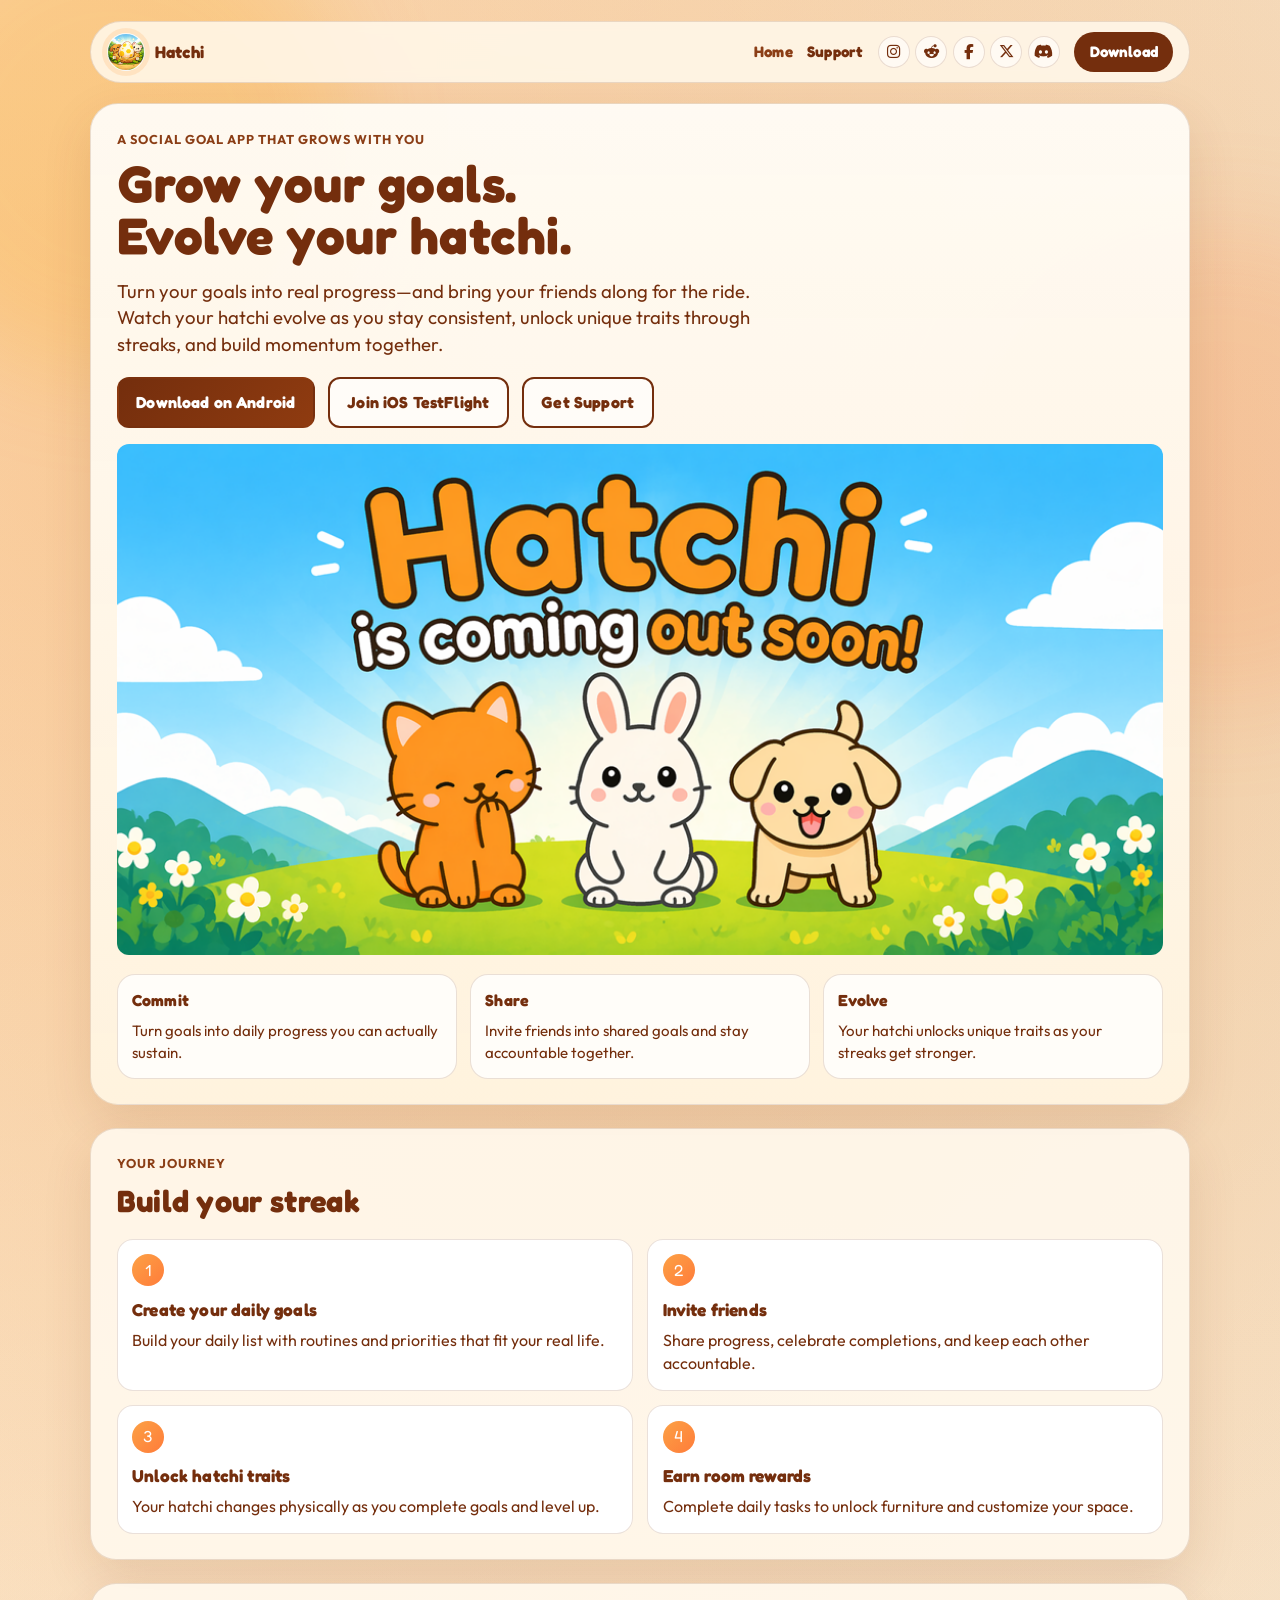
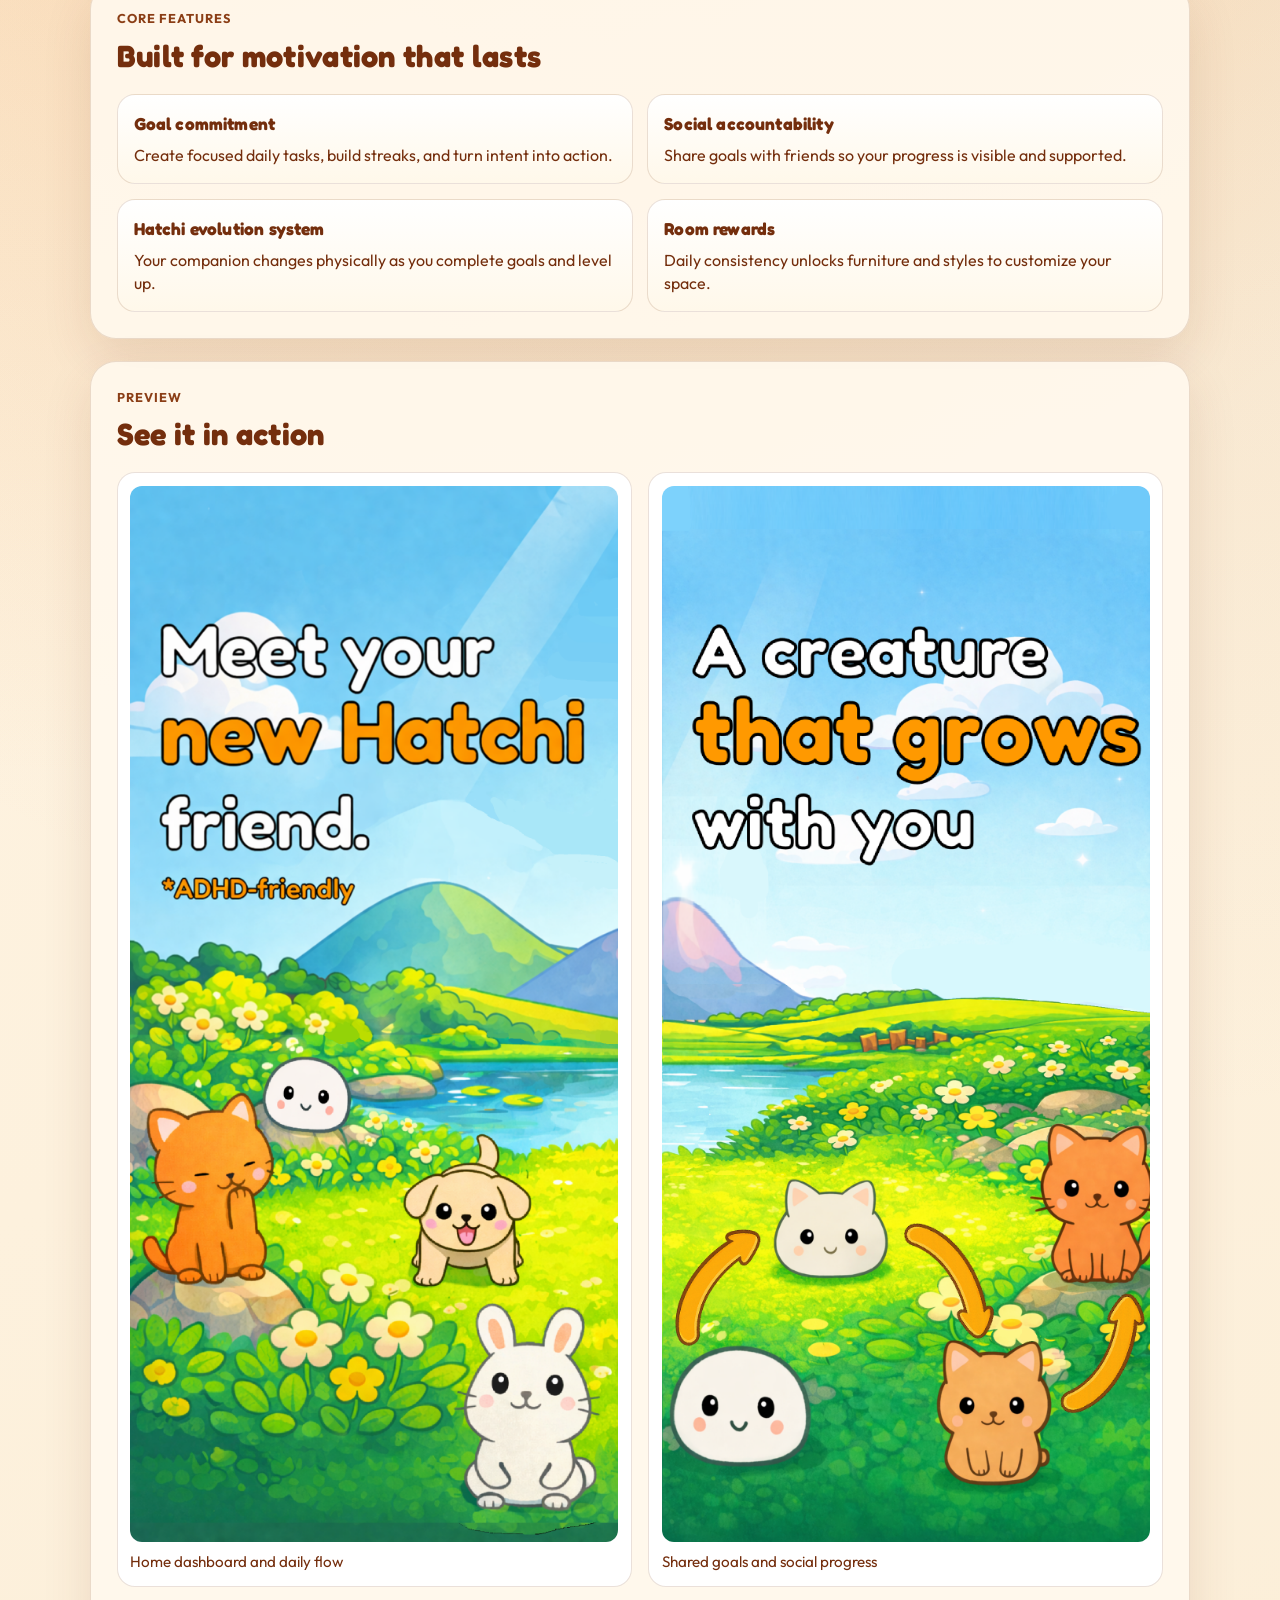
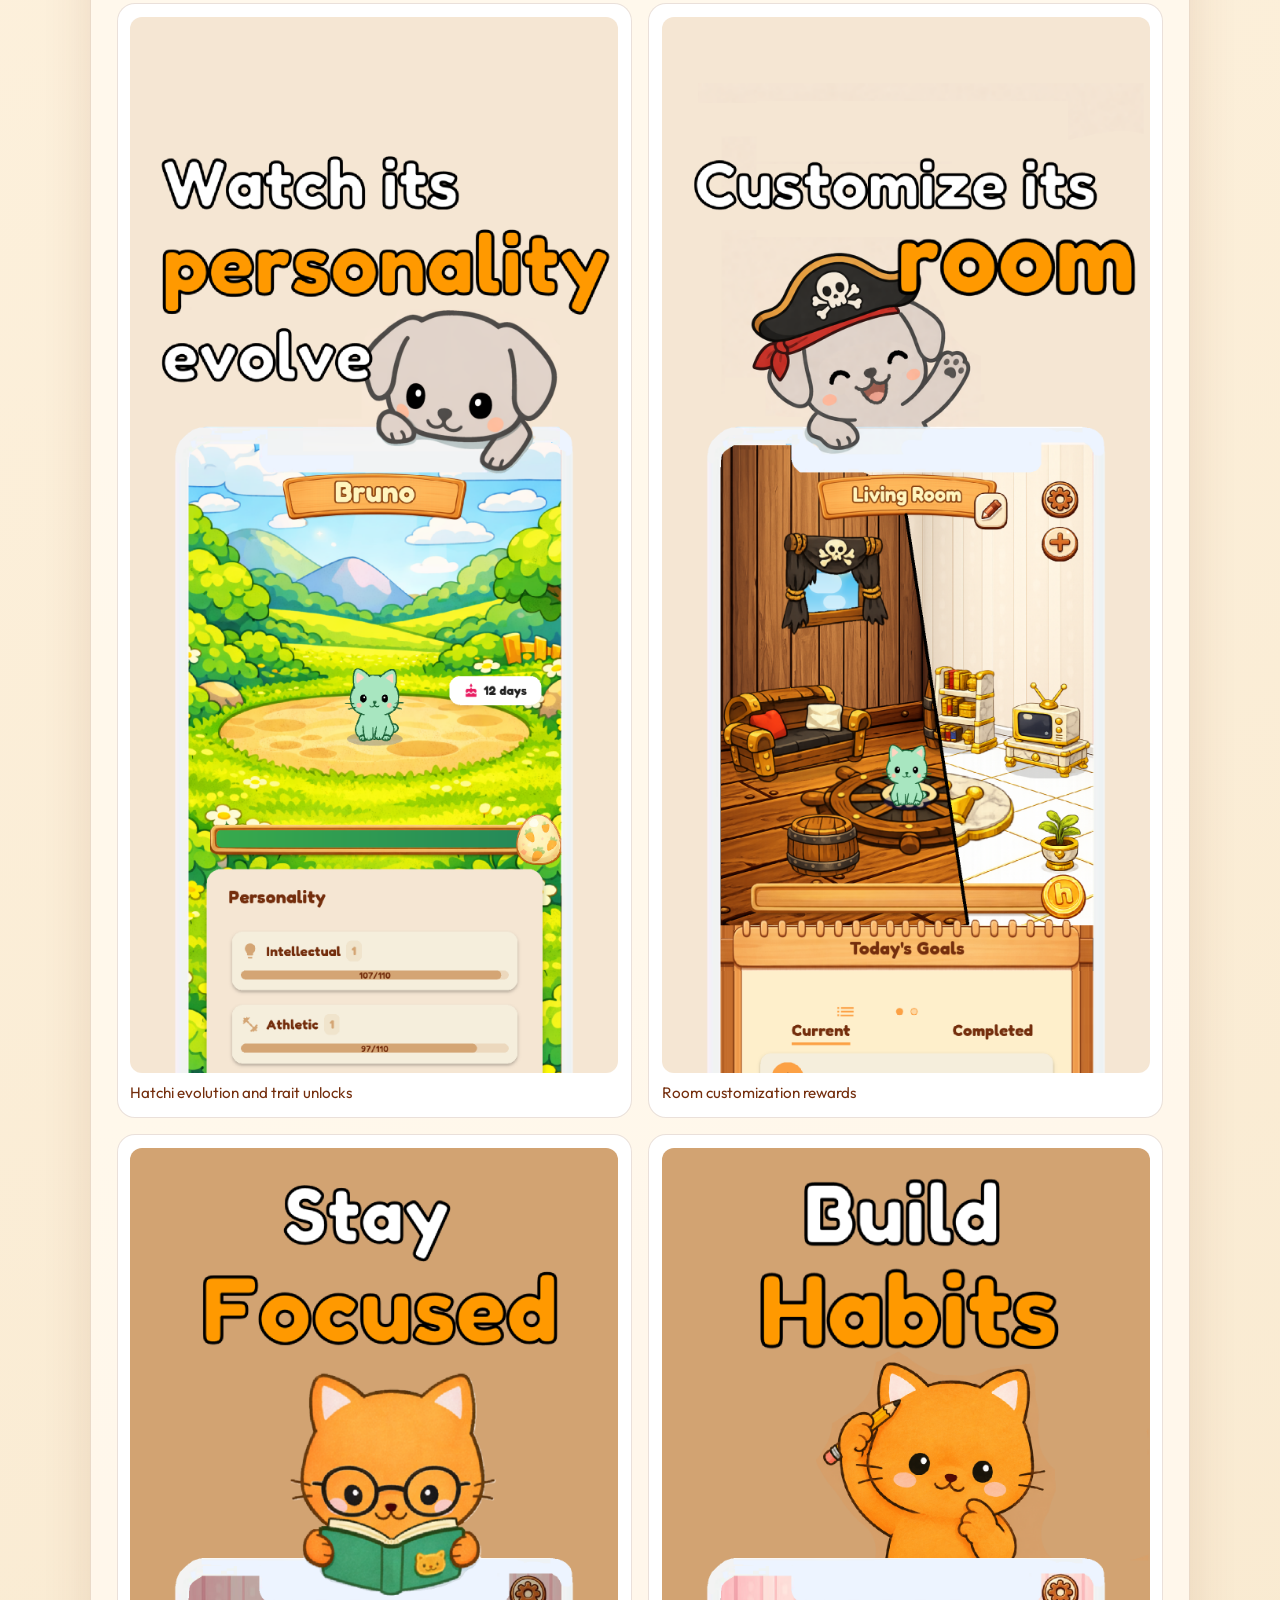
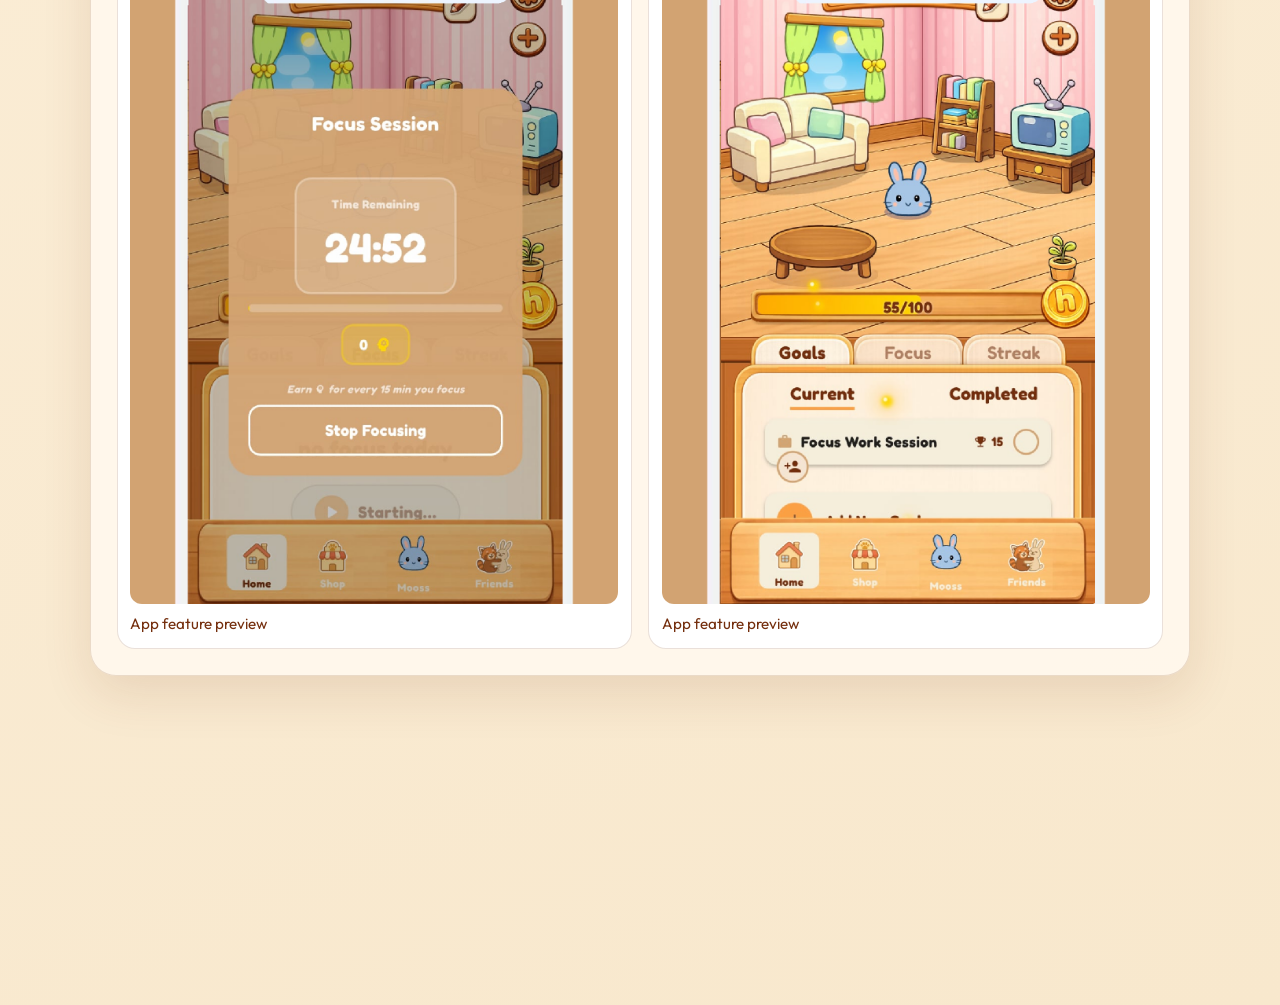
<file: index.html>
<!DOCTYPE html>
<html lang="en">
<head>
  <meta charset="UTF-8" />
  <meta name="viewport" content="width=device-width, initial-scale=1.0" />
  <title>Hatchi | Grow your goals. Evolve your hatchi.</title>
  <meta name="description" content="Turn your goals into real progress—and bring your friends along for the ride. Watch your hatchi evolve as you stay consistent." />
  <link rel="canonical" href="https://welcome.hatchistudio.com/" />
  <meta property="og:title" content="Hatchi" />
  <meta property="og:description" content="Your hatchi grows when you do. Commit to daily goals, share with friends, and unlock unique traits through consistency." />
  <meta property="og:type" content="website" />
  <meta property="og:url" content="https://welcome.hatchistudio.com/" />
  <meta property="og:image" content="https://welcome.hatchistudio.com/favicon.svg" />
  <meta name="twitter:card" content="summary_large_image" />
  <meta name="twitter:title" content="Hatchi | Grow your goals. Evolve your hatchi." />
  <meta name="twitter:description" content="Turn your goals into real progress—and bring your friends along for the ride. Watch your hatchi evolve as you stay consistent." />
  <meta name="twitter:image" content="https://welcome.hatchistudio.com/favicon.svg" />
  <link rel="icon" href="assets/images/app_icon.png" type="image/png" />
  <link rel="preconnect" href="https://fonts.googleapis.com" />
  <link rel="preconnect" href="https://fonts.gstatic.com" crossorigin />
  <link href="https://fonts.googleapis.com/css2?family=Fredoka:wght@600;700&family=Outfit:wght@400;600;700&display=swap" rel="stylesheet" />
  <link rel="stylesheet" href="https://cdnjs.cloudflare.com/ajax/libs/font-awesome/6.7.2/css/all.min.css" crossorigin="anonymous" referrerpolicy="no-referrer" />
  <link rel="stylesheet" href="styles.css" />
  <link rel="stylesheet" href="shared.css" />
</head>
<body>
  <div class="sky-glow sky-glow-a"></div>
  <div class="sky-glow sky-glow-b"></div>

  <header class="site-header reveal">
    <a class="brand" href="./">
      <span class="brand-orb"></span>
      <span>Hatchi</span>
    </a>
    <nav class="site-nav">
      <a href="./" aria-current="page">Home</a>
      <a href="hatchi/support/">Support</a>
      <div class="social-icons">
        <a class="social-icon si-instagram" href="https://www.instagram.com/hatchistudio/" target="_blank" rel="noopener noreferrer" aria-label="Instagram"><i class="fab fa-instagram"></i></a>
        <a class="social-icon si-reddit" href="https://www.reddit.com/user/HatchiStudio/" target="_blank" rel="noopener noreferrer" aria-label="Reddit"><i class="fab fa-reddit-alien"></i></a>
        <a class="social-icon si-facebook" href="https://www.facebook.com/profile.php?id=61589714715978" target="_blank" rel="noopener noreferrer" aria-label="Facebook"><i class="fab fa-facebook-f"></i></a>
        <a class="social-icon si-x" href="https://x.com/HatchiStudioX" target="_blank" rel="noopener noreferrer" aria-label="X"><i class="fab fa-x-twitter"></i></a>
        <a class="social-icon si-discord" href="https://discord.gg/cgWu7ruaBR" target="_blank" rel="noopener noreferrer" aria-label="Discord"><i class="fab fa-discord"></i></a>
      </div>
      <a class="nav-cta" href="#download">Download</a>
    </nav>
    <button class="nav-toggle" aria-label="Open navigation menu" aria-expanded="false">
      <span></span><span></span><span></span>
    </button>
  </header>

  <main>
    <section class="hero reveal">
      <p class="eyebrow">A social goal app that grows with you</p>
      <h1>Grow your goals. Evolve your hatchi.</h1>
      <p class="hero-copy">
        Turn your goals into real progress—and bring your friends along for the ride. Watch your hatchi evolve as you stay consistent, unlock unique traits through streaks, and build momentum together.
      </p>
      <div class="hero-actions">
        <a class="btn btn-primary" id="download-android" href="https://play.google.com/store/apps/details?id=com.hatchipetpal.hatchi" target="_blank" rel="noopener noreferrer">
          Download on Android
        </a>
        <a class="btn btn-secondary" id="download-ios" href="https://testflight.apple.com/join/kSZgfY25" target="_blank" rel="noopener noreferrer">Join iOS TestFlight</a>
        <a class="btn btn-secondary" href="support/">Get Support</a>
      </div>
      <figure class="hero-banner">
        <img class="shot-image" src="assets/images/ad1.png" alt="Hatchi main banner" loading="lazy" />
      </figure>
      <div class="hero-stat-grid">
        <article class="hero-stat">
          <h3>Commit</h3>
          <p>Turn goals into daily progress you can actually sustain.</p>
        </article>
        <article class="hero-stat">
          <h3>Share</h3>
          <p>Invite friends into shared goals and stay accountable together.</p>
        </article>
        <article class="hero-stat">
          <h3>Evolve</h3>
          <p>Your hatchi unlocks unique traits as your streaks get stronger.</p>
        </article>
      </div>
    </section>

    <section class="section reveal" id="your-journey">
      <div class="section-heading">
        <p class="eyebrow">Your journey</p>
        <h2>Build your streak</h2>
      </div>
      <div class="timeline">
        <article>
          <span>1</span>
          <h3>Create your daily goals</h3>
          <p>Build your daily list with routines and priorities that fit your real life.</p>
        </article>
        <article>
          <span>2</span>
          <h3>Invite friends</h3>
          <p>Share progress, celebrate completions, and keep each other accountable.</p>
        </article>
        <article>
          <span>3</span>
          <h3>Unlock hatchi traits</h3>
          <p>Your hatchi changes physically as you complete goals and level up.</p>
        </article>
        <article>
          <span>4</span>
          <h3>Earn room rewards</h3>
          <p>Complete daily tasks to unlock furniture and customize your space.</p>
        </article>
      </div>
    </section>

    <section class="section reveal" id="features">
      <div class="section-heading">
        <p class="eyebrow">Core features</p>
        <h2>Built for motivation that lasts</h2>
      </div>
      <div class="feature-grid">
        <article class="feature-card">
          <h3>Goal commitment</h3>
          <p>Create focused daily tasks, build streaks, and turn intent into action.</p>
        </article>
        <article class="feature-card">
          <h3>Social accountability</h3>
          <p>Share goals with friends so your progress is visible and supported.</p>
        </article>
        <article class="feature-card">
          <h3>Hatchi evolution system</h3>
          <p>Your companion changes physically as you complete goals and level up.</p>
        </article>
        <article class="feature-card">
          <h3>Room rewards</h3>
          <p>Daily consistency unlocks furniture and styles to customize your space.</p>
        </article>
      </div>
    </section>

    <section class="section reveal" id="screenshots">
      <div class="section-heading">
        <p class="eyebrow">Preview</p>
        <h2>See it in action</h2>
      </div>
      <div class="gallery-grid">
        <figure class="shot-card">
          <img class="shot-image" src="assets/images/screenshot1.png" alt="Home dashboard and daily flow" loading="lazy" />
          <figcaption>Home dashboard and daily flow</figcaption>
        </figure>
        <figure class="shot-card">
          <img class="shot-image" src="assets/images/screenshot2.png" alt="Shared goals and social progress" loading="lazy" />
          <figcaption>Shared goals and social progress</figcaption>
        </figure>
        <figure class="shot-card">
          <img class="shot-image" src="assets/images/screenshot3.png" alt="Hatchi evolution and trait unlocks" loading="lazy" />
          <figcaption>Hatchi evolution and trait unlocks</figcaption>
        </figure>
        <figure class="shot-card">
          <img class="shot-image" src="assets/images/screenshot4.png" alt="Room customization rewards" loading="lazy" />
          <figcaption>Room customization rewards</figcaption>
        </figure>
        <figure class="shot-card">
          <img class="shot-image" src="assets/images/screenshot5.png" alt="App feature preview" loading="lazy" />
          <figcaption>App feature preview</figcaption>
        </figure>
        <figure class="shot-card">
          <img class="shot-image" src="assets/images/screenshot6.png" alt="App feature preview" loading="lazy" />
          <figcaption>App feature preview</figcaption>
        </figure>
      </div>
    </section>

    <section class="final-cta reveal">
      <h2>Build momentum with your people and your hatchi.</h2>
      <p>Start with one goal today and let your hatchi grow with every completion.</p>
      <div class="hero-actions">
        <a class="btn btn-primary" href="https://play.google.com/store/apps/details?id=com.hatchipetpal.hatchi" target="_blank" rel="noopener noreferrer">Get Hatchi on Android</a>
        <a class="btn btn-secondary" href="https://testflight.apple.com/join/kSZgfY25" target="_blank" rel="noopener noreferrer">Join iOS TestFlight</a>
      </div>
    </section>
  </main>

  <footer class="site-footer reveal">
    <p>Hatchi</p>
    <nav>
      <a href="hatchi/support/">Support</a>
      <a href="hatchi/privacy/">Privacy</a>
      <a href="hatchi/terms/">Terms</a>
      <a href="https://www.instagram.com/hatchistudio/" target="_blank" rel="noopener noreferrer">Instagram</a>
      <a href="https://www.reddit.com/user/HatchiStudio/" target="_blank" rel="noopener noreferrer">Reddit</a>
      <a href="https://www.facebook.com/profile.php?id=61589714715978" target="_blank" rel="noopener noreferrer">Facebook</a>
    </nav>
  </footer>

  <button class="scroll-top" aria-label="Scroll to top"><i class="fas fa-arrow-up"></i></button>
  <script src="shared.js"></script>
</body>
</html>
</file>
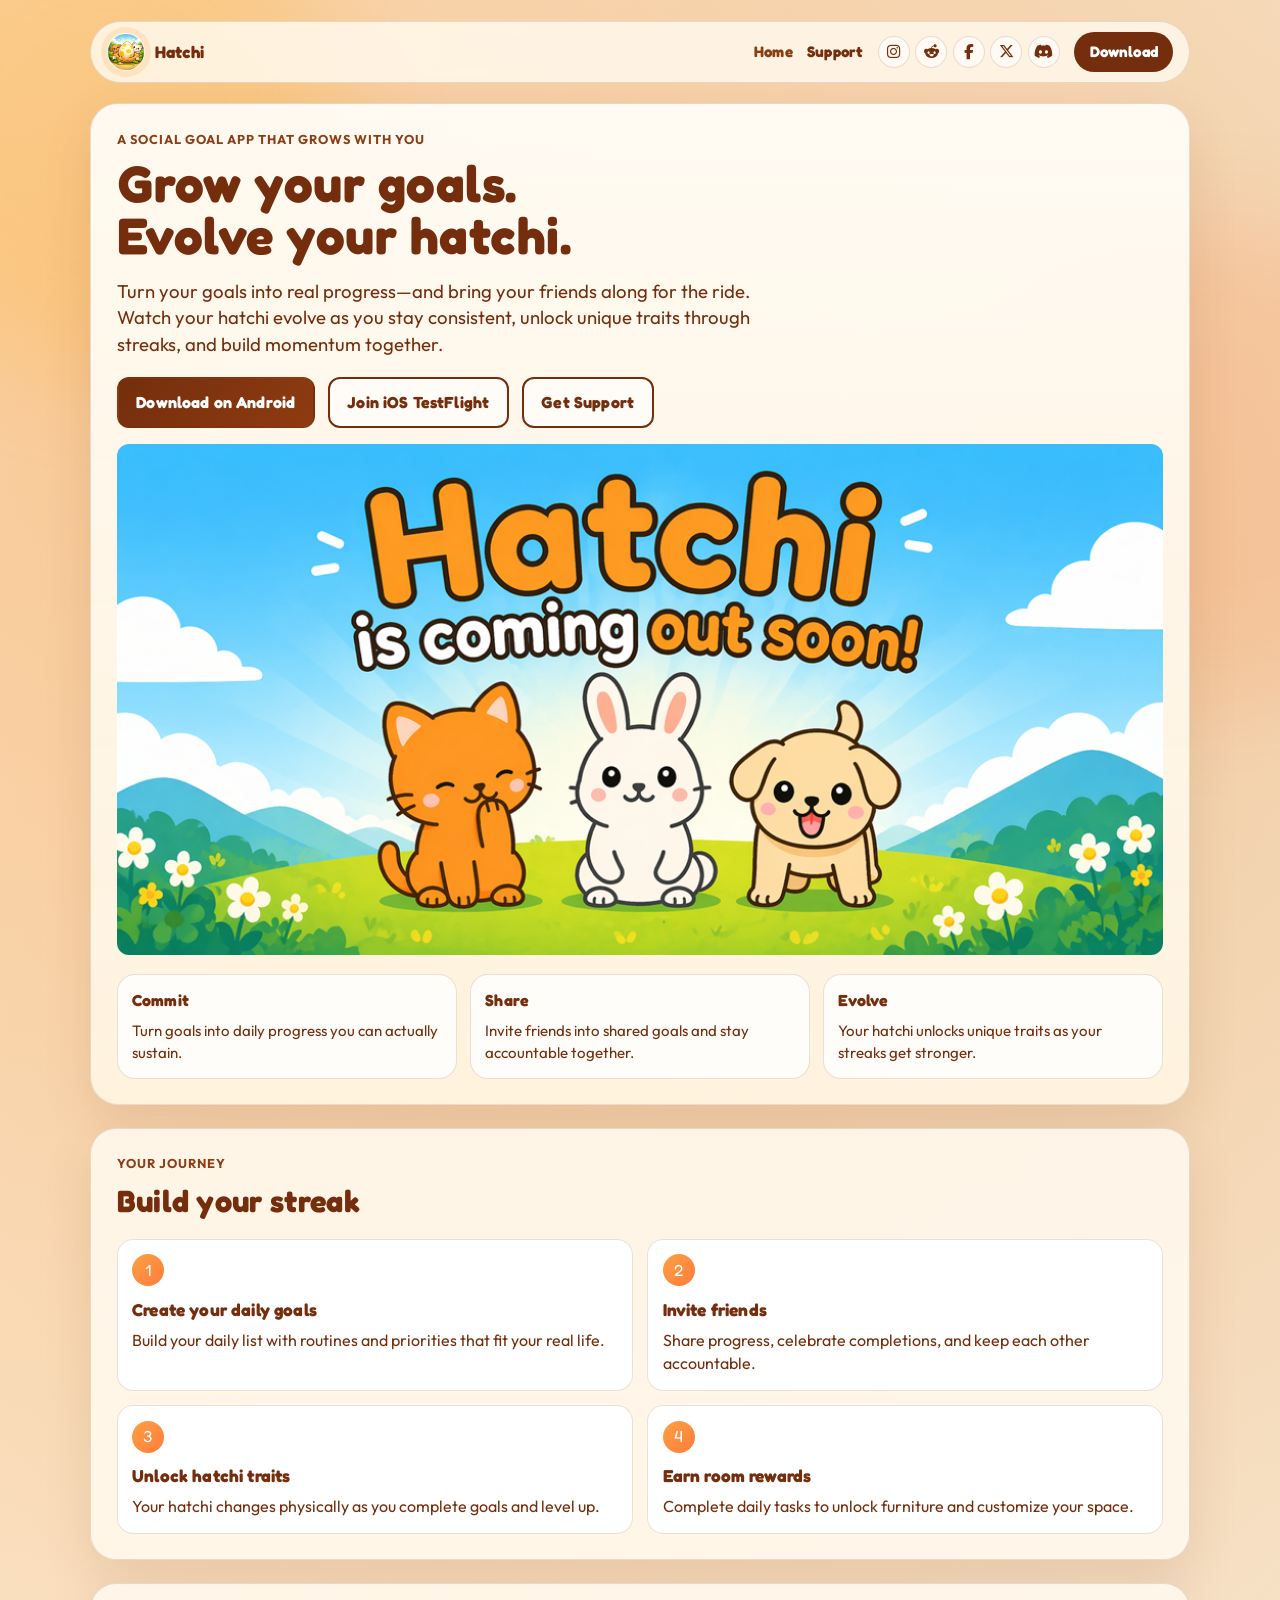
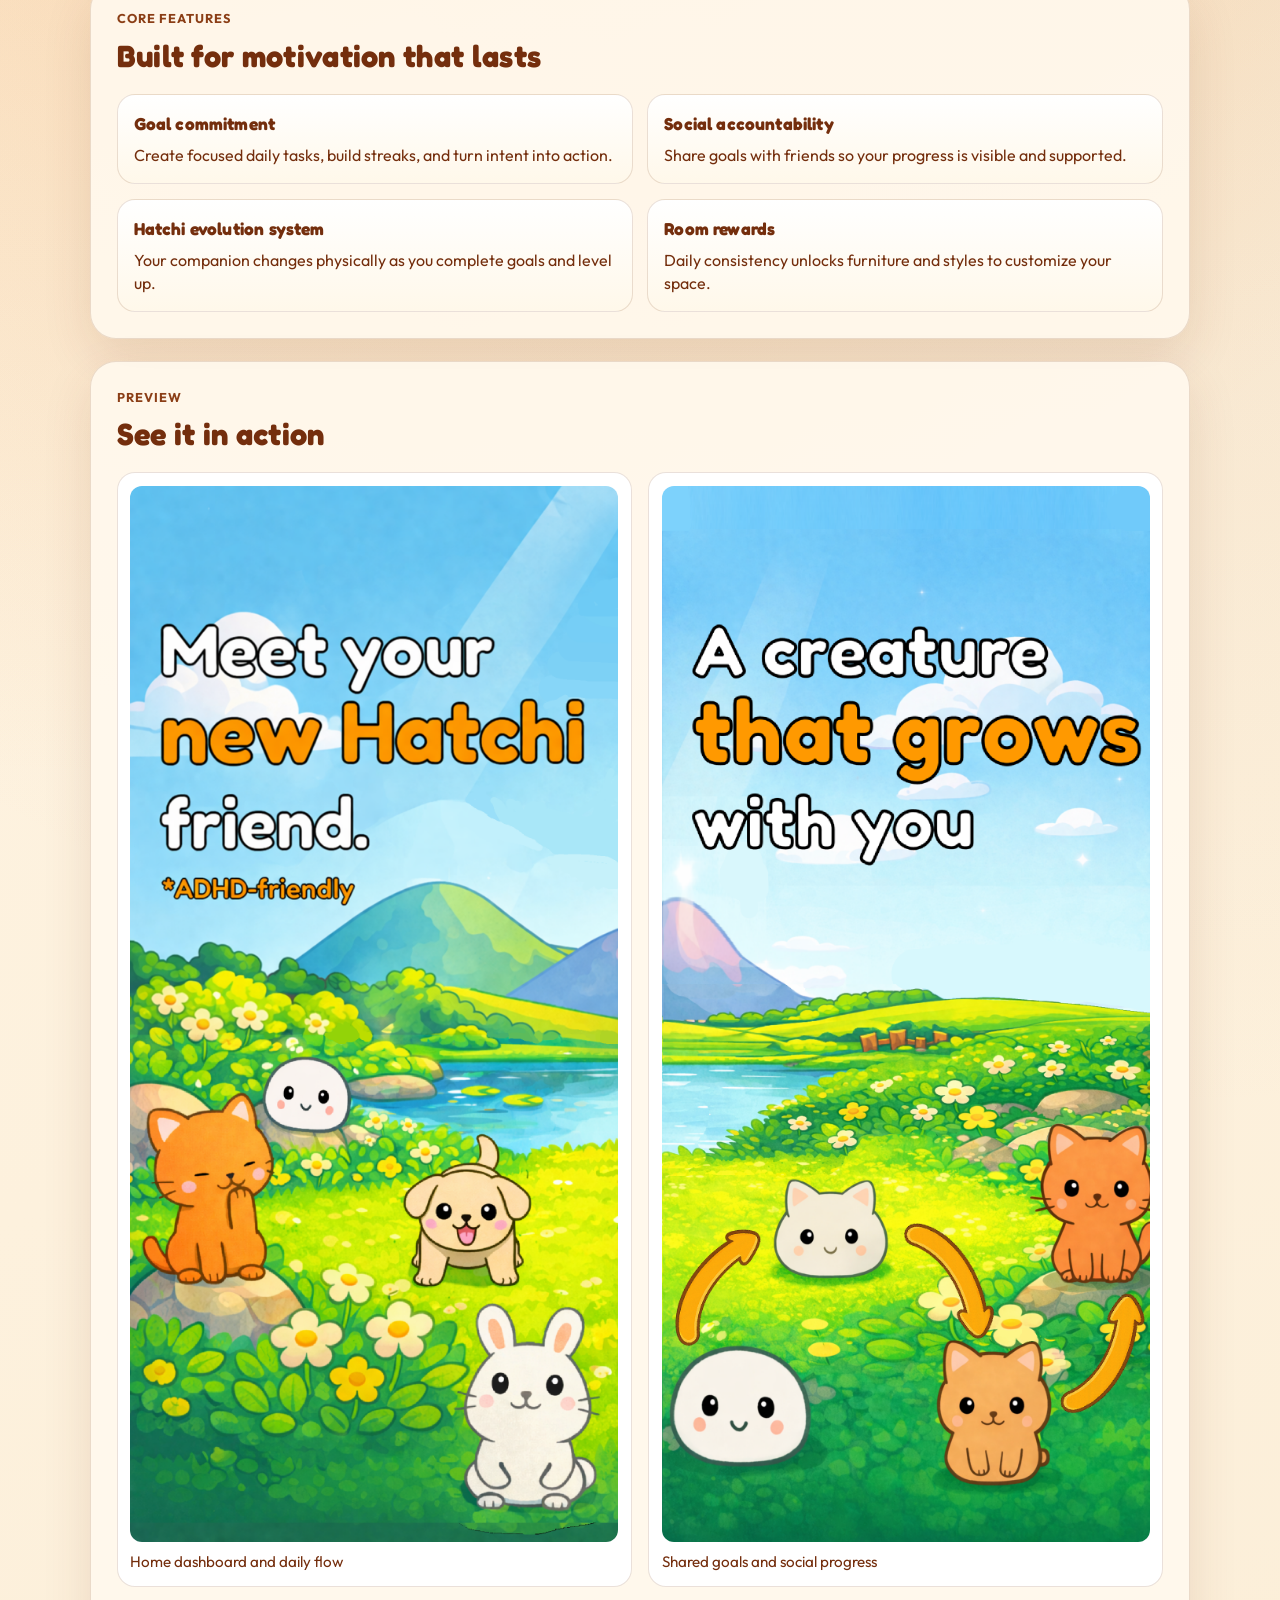
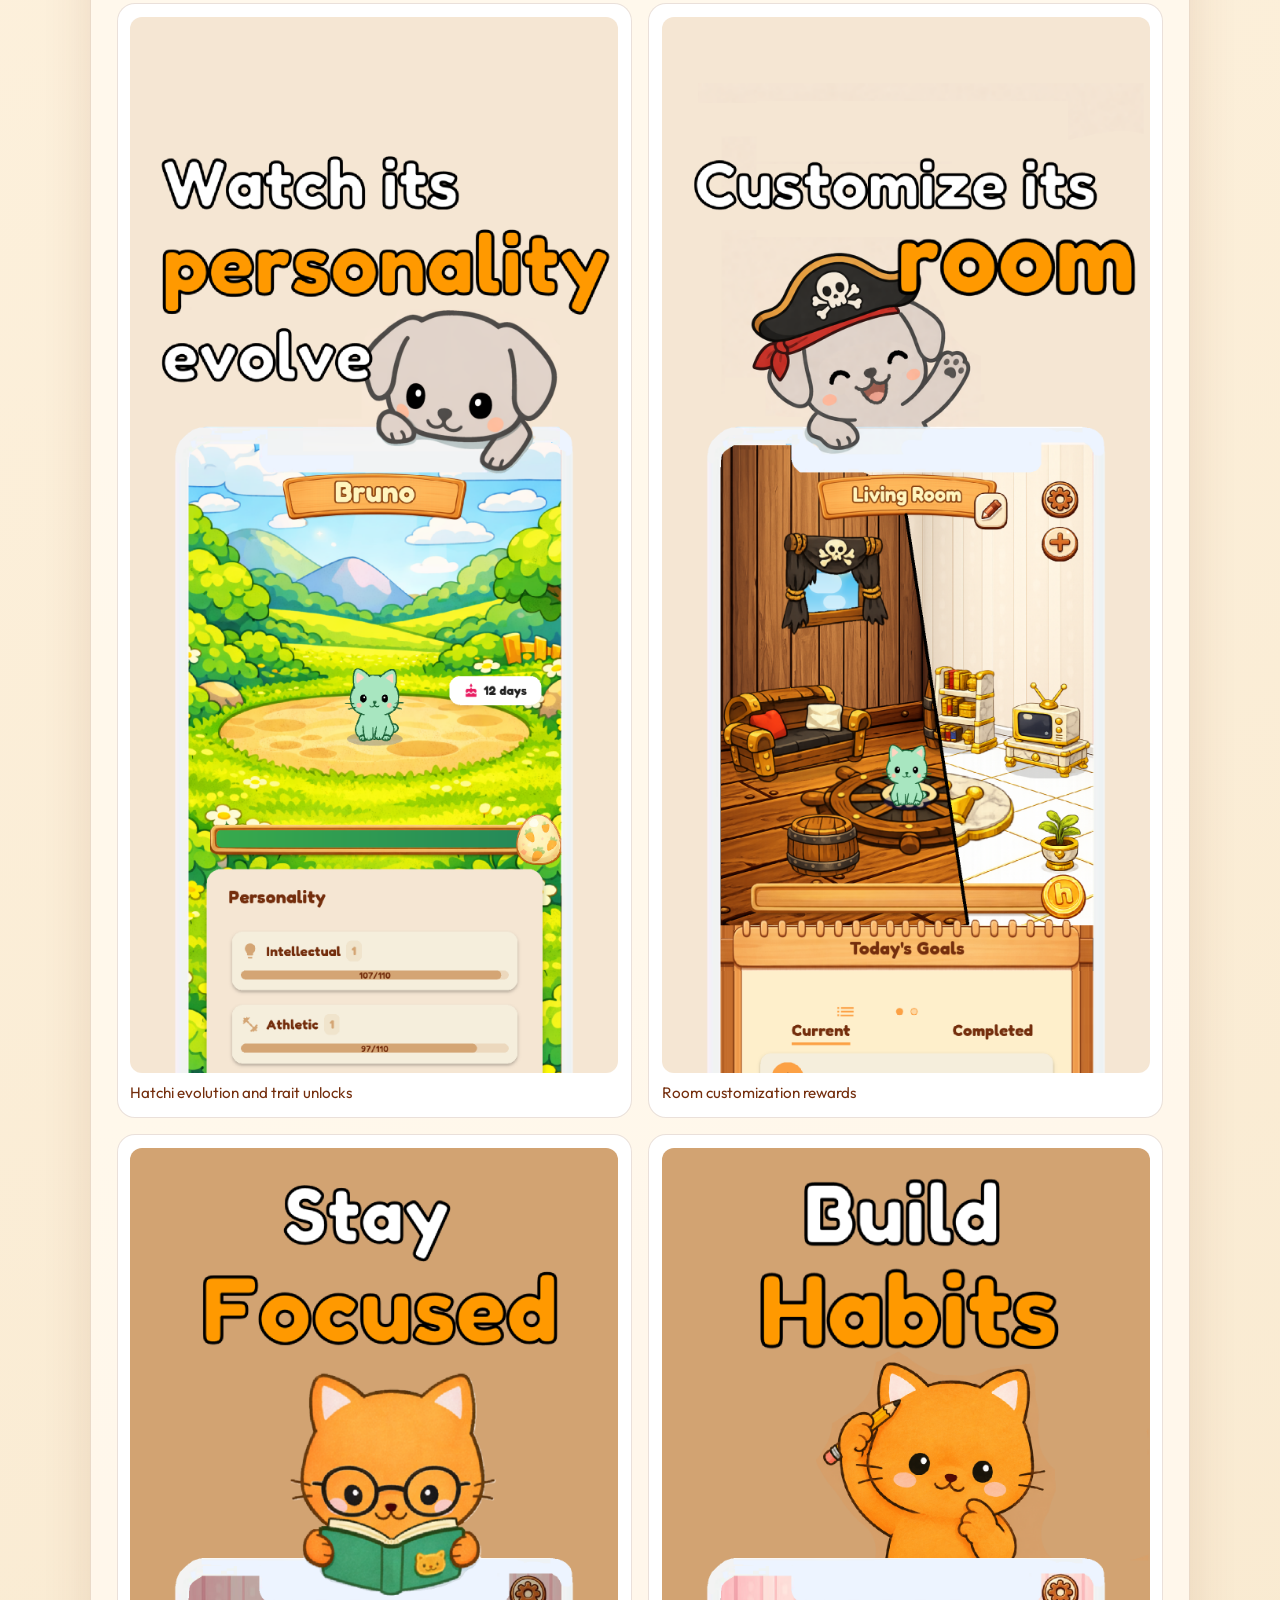
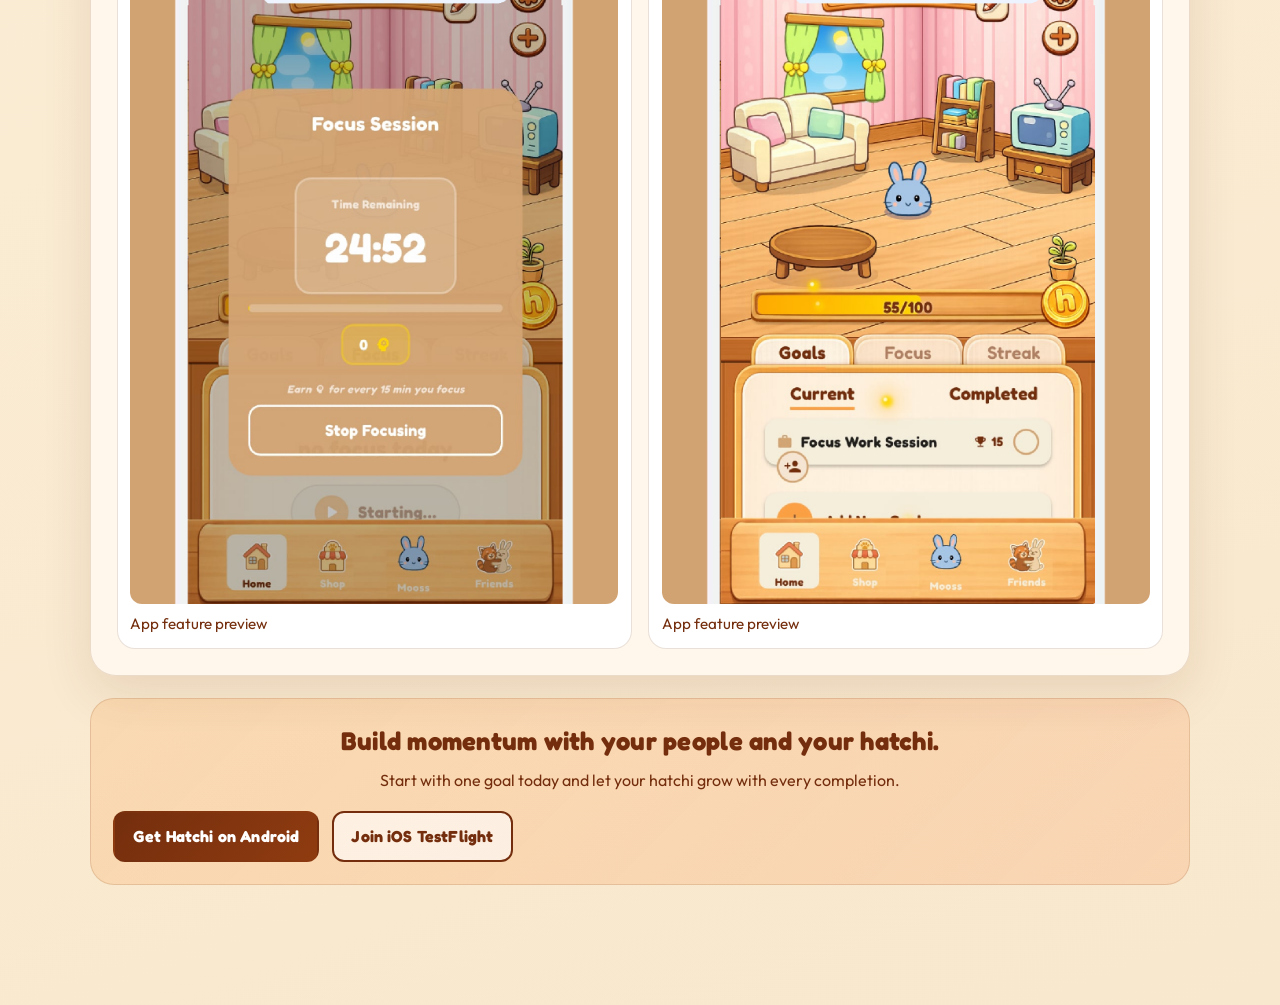
<file: hatchi/index.html>
<!DOCTYPE html>
<html lang="en">
<head>
  <meta charset="UTF-8" />
  <meta name="viewport" content="width=device-width, initial-scale=1.0" />
  <title>Hatchi | Grow your goals. Evolve your hatchi.</title>
  <meta name="description" content="Turn your goals into real progress—and bring your friends along for the ride. Watch your hatchi evolve as you stay consistent." />
  <link rel="canonical" href="https://welcome.hatchistudio.com/hatchi/" />
  <meta property="og:title" content="Hatchi" />
  <meta property="og:description" content="Your hatchi grows when you do. Commit to daily goals, share with friends, and unlock unique traits through consistency." />
  <meta property="og:type" content="website" />
  <meta property="og:url" content="https://welcome.hatchistudio.com/hatchi/" />
  <meta property="og:image" content="https://welcome.hatchistudio.com/favicon.svg" />
  <meta name="twitter:card" content="summary_large_image" />
  <meta name="twitter:title" content="Hatchi | Grow your goals. Evolve your hatchi." />
  <meta name="twitter:description" content="Turn your goals into real progress—and bring your friends along for the ride. Watch your hatchi evolve as you stay consistent." />
  <meta name="twitter:image" content="https://welcome.hatchistudio.com/favicon.svg" />
  <link rel="icon" href="../assets/images/app_icon.png" type="image/png" />
  <link rel="preconnect" href="https://fonts.googleapis.com" />
  <link rel="preconnect" href="https://fonts.gstatic.com" crossorigin />
  <link href="https://fonts.googleapis.com/css2?family=Fredoka:wght@600;700&family=Outfit:wght@400;600;700&display=swap" rel="stylesheet" />
  <link rel="stylesheet" href="https://cdnjs.cloudflare.com/ajax/libs/font-awesome/6.7.2/css/all.min.css" crossorigin="anonymous" referrerpolicy="no-referrer" />
  <link rel="stylesheet" href="styles.css" />
  <link rel="stylesheet" href="../shared.css" />
</head>
<body>
  <div class="sky-glow sky-glow-a"></div>
  <div class="sky-glow sky-glow-b"></div>

  <header class="site-header reveal">
    <a class="brand" href="./">
      <span class="brand-orb"></span>
      <span>Hatchi</span>
    </a>
    <nav class="site-nav">
      <a href="./" aria-current="page">Home</a>
      <a href="support/">Support</a>
      <div class="social-icons">
        <a class="social-icon si-instagram" href="https://www.instagram.com/hatchistudio/" target="_blank" rel="noopener noreferrer" aria-label="Instagram"><i class="fab fa-instagram"></i></a>
        <a class="social-icon si-reddit" href="https://www.reddit.com/user/HatchiStudio/" target="_blank" rel="noopener noreferrer" aria-label="Reddit"><i class="fab fa-reddit-alien"></i></a>
        <a class="social-icon si-facebook" href="https://www.facebook.com/profile.php?id=61589714715978" target="_blank" rel="noopener noreferrer" aria-label="Facebook"><i class="fab fa-facebook-f"></i></a>
        <a class="social-icon si-x" href="https://x.com/HatchiStudioX" target="_blank" rel="noopener noreferrer" aria-label="X"><i class="fab fa-x-twitter"></i></a>
        <a class="social-icon si-discord" href="https://discord.gg/cgWu7ruaBR" target="_blank" rel="noopener noreferrer" aria-label="Discord"><i class="fab fa-discord"></i></a>
      </div>
      <a class="nav-cta" href="#download">Download</a>
    </nav>
    <button class="nav-toggle" aria-label="Open navigation menu" aria-expanded="false">
      <span></span><span></span><span></span>
    </button>
  </header>

  <main>
    <section class="hero reveal">
      <p class="eyebrow">A social goal app that grows with you</p>
      <h1>Grow your goals. Evolve your hatchi.</h1>
      <p class="hero-copy">
        Turn your goals into real progress—and bring your friends along for the ride. Watch your hatchi evolve as you stay consistent, unlock unique traits through streaks, and build momentum together.
      </p>
      <div class="hero-actions">
        <a class="btn btn-primary" id="download-android" href="https://play.google.com/store/apps/details?id=com.hatchipetpal.hatchi" target="_blank" rel="noopener noreferrer">
          Download on Android
        </a>
        <a class="btn btn-secondary" id="download-ios" href="https://testflight.apple.com/join/kSZgfY25" target="_blank" rel="noopener noreferrer">Join iOS TestFlight</a>
        <a class="btn btn-secondary" href="support/">Get Support</a>
      </div>
      <figure class="hero-banner">
        <img class="shot-image" src="../assets/images/ad1.png" alt="Hatchi main banner" loading="lazy" />
      </figure>
      <div class="hero-stat-grid">
        <article class="hero-stat">
          <h3>Commit</h3>
          <p>Turn goals into daily progress you can actually sustain.</p>
        </article>
        <article class="hero-stat">
          <h3>Share</h3>
          <p>Invite friends into shared goals and stay accountable together.</p>
        </article>
        <article class="hero-stat">
          <h3>Evolve</h3>
          <p>Your hatchi unlocks unique traits as your streaks get stronger.</p>
        </article>
      </div>
    </section>

    <section class="section reveal" id="your-journey">
      <div class="section-heading">
        <p class="eyebrow">Your journey</p>
        <h2>Build your streak</h2>
      </div>
      <div class="timeline">
        <article>
          <span>1</span>
          <h3>Create your daily goals</h3>
          <p>Build your daily list with routines and priorities that fit your real life.</p>
        </article>
        <article>
          <span>2</span>
          <h3>Invite friends</h3>
          <p>Share progress, celebrate completions, and keep each other accountable.</p>
        </article>
        <article>
          <span>3</span>
          <h3>Unlock hatchi traits</h3>
          <p>Your hatchi changes physically as you complete goals and level up.</p>
        </article>
        <article>
          <span>4</span>
          <h3>Earn room rewards</h3>
          <p>Complete daily tasks to unlock furniture and customize your space.</p>
        </article>
      </div>
    </section>

    <section class="section reveal" id="features">
      <div class="section-heading">
        <p class="eyebrow">Core features</p>
        <h2>Built for motivation that lasts</h2>
      </div>
      <div class="feature-grid">
        <article class="feature-card">
          <h3>Goal commitment</h3>
          <p>Create focused daily tasks, build streaks, and turn intent into action.</p>
        </article>
        <article class="feature-card">
          <h3>Social accountability</h3>
          <p>Share goals with friends so your progress is visible and supported.</p>
        </article>
        <article class="feature-card">
          <h3>Hatchi evolution system</h3>
          <p>Your companion changes physically as you complete goals and level up.</p>
        </article>
        <article class="feature-card">
          <h3>Room rewards</h3>
          <p>Daily consistency unlocks furniture and styles to customize your space.</p>
        </article>
      </div>
    </section>

    <section class="section reveal" id="screenshots">
      <div class="section-heading">
        <p class="eyebrow">Preview</p>
        <h2>See it in action</h2>
      </div>
      <div class="gallery-grid">
        <figure class="shot-card">
          <img class="shot-image" src="../assets/images/screenshot1.png" alt="Home dashboard and daily flow" loading="lazy" />
          <figcaption>Home dashboard and daily flow</figcaption>
        </figure>
        <figure class="shot-card">
          <img class="shot-image" src="../assets/images/screenshot2.png" alt="Shared goals and social progress" loading="lazy" />
          <figcaption>Shared goals and social progress</figcaption>
        </figure>
        <figure class="shot-card">
          <img class="shot-image" src="../assets/images/screenshot3.png" alt="Hatchi evolution and trait unlocks" loading="lazy" />
          <figcaption>Hatchi evolution and trait unlocks</figcaption>
        </figure>
        <figure class="shot-card">
          <img class="shot-image" src="../assets/images/screenshot4.png" alt="Room customization rewards" loading="lazy" />
          <figcaption>Room customization rewards</figcaption>
        </figure>
        <figure class="shot-card">
          <img class="shot-image" src="../assets/images/screenshot5.png" alt="App feature preview" loading="lazy" />
          <figcaption>App feature preview</figcaption>
        </figure>
        <figure class="shot-card">
          <img class="shot-image" src="../assets/images/screenshot6.png" alt="App feature preview" loading="lazy" />
          <figcaption>App feature preview</figcaption>
        </figure>
      </div>
    </section>

    <section class="final-cta reveal">
      <h2>Build momentum with your people and your hatchi.</h2>
      <p>Start with one goal today and let your hatchi grow with every completion.</p>
      <div class="hero-actions">
        <a class="btn btn-primary" href="https://play.google.com/store/apps/details?id=com.hatchipetpal.hatchi" target="_blank" rel="noopener noreferrer">Get Hatchi on Android</a>
        <a class="btn btn-secondary" href="https://testflight.apple.com/join/kSZgfY25" target="_blank" rel="noopener noreferrer">Join iOS TestFlight</a>
      </div>
    </section>
  </main>

  <footer class="site-footer reveal">
    <p>Hatchi</p>
    <nav id="follow-us">
      <a href="support/">Support</a>
      <a href="privacy/">Privacy</a>
      <a href="terms/">Terms</a>
      <a href="https://www.instagram.com/hatchistudio/" target="_blank" rel="noopener noreferrer">Instagram</a>
      <a href="https://www.reddit.com/user/HatchiStudio/" target="_blank" rel="noopener noreferrer">Reddit</a>
      <a href="https://www.facebook.com/profile.php?id=61589714715978" target="_blank" rel="noopener noreferrer">Facebook</a>
    </nav>
  </footer>

  <button class="scroll-top" aria-label="Scroll to top"><i class="fas fa-arrow-up"></i></button>
  <script src="../shared.js"></script>
</body>
</html>
</file>
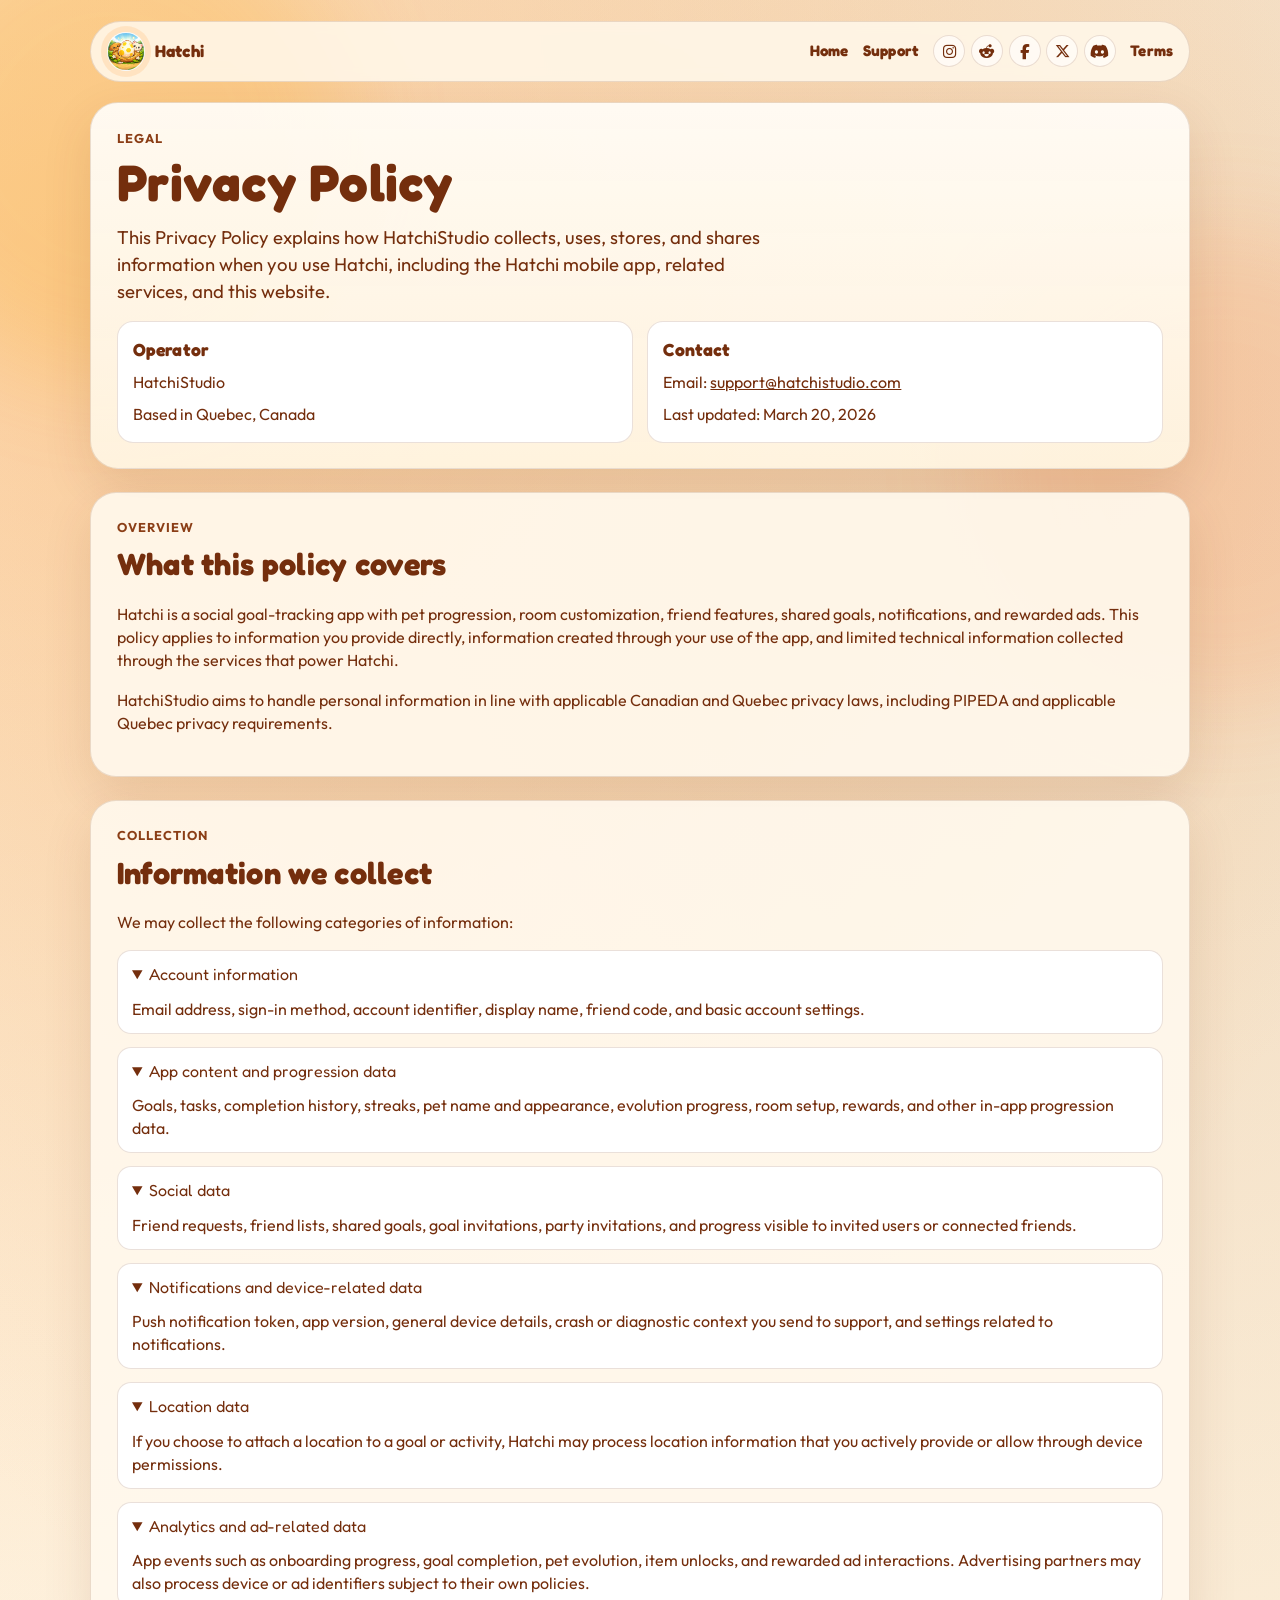
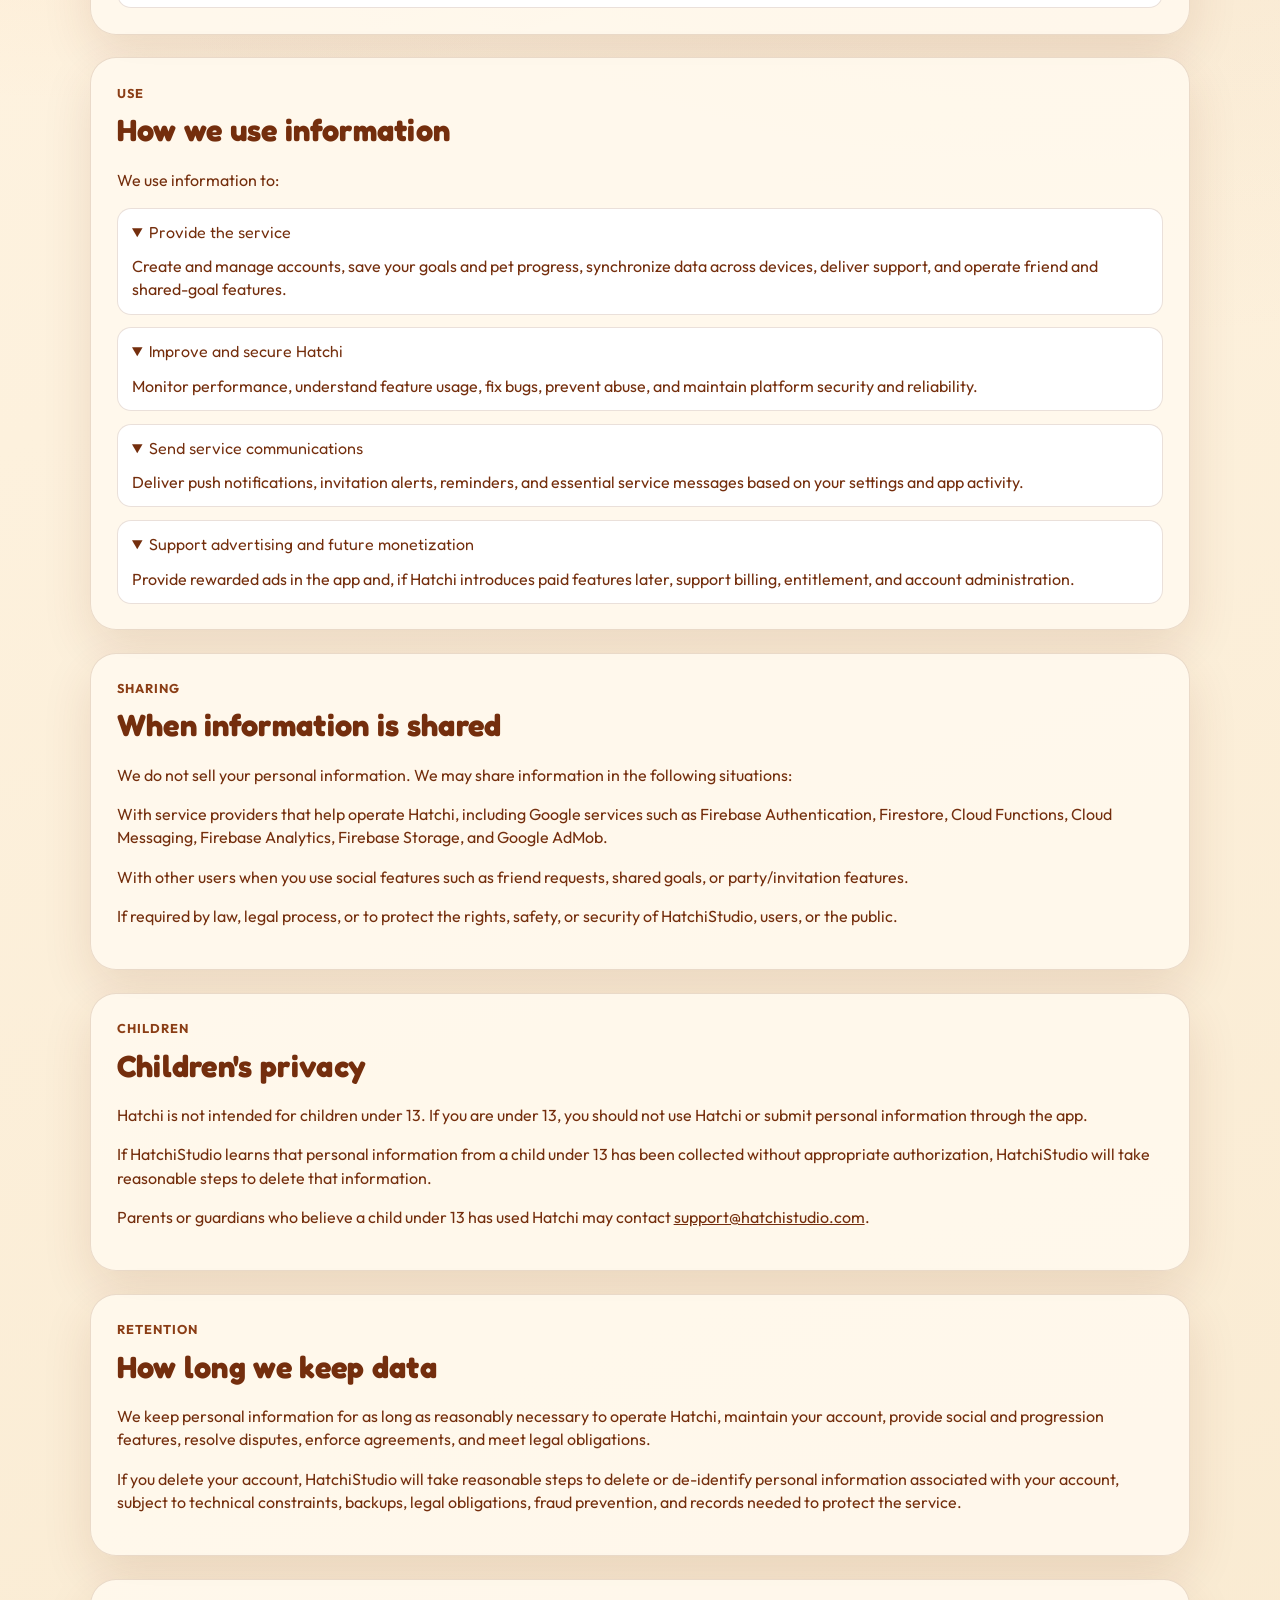
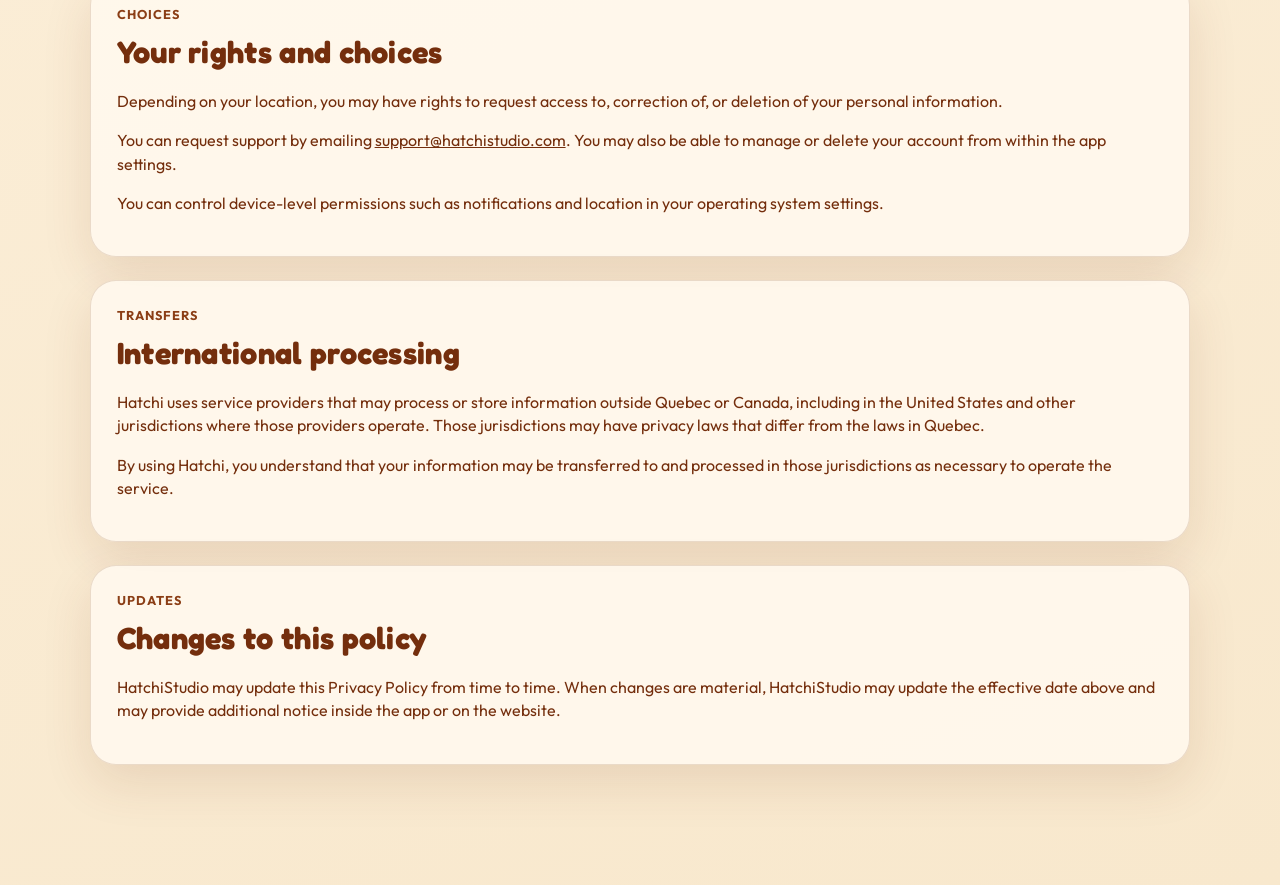
<file: hatchi/privacy/index.html>
<!DOCTYPE html>
<html lang="en">
<head>
  <meta charset="UTF-8" />
  <meta name="viewport" content="width=device-width, initial-scale=1.0" />
  <title>Hatchi Privacy Policy</title>
  <meta name="description" content="Privacy Policy for Hatchi by HatchiStudio." />
  <link rel="canonical" href="https://welcome.hatchistudio.com/hatchi/privacy/" />
  <meta property="og:title" content="Hatchi Privacy Policy" />
  <meta property="og:description" content="Privacy Policy for Hatchi by HatchiStudio." />
  <meta property="og:type" content="website" />
  <meta property="og:url" content="https://welcome.hatchistudio.com/hatchi/privacy/" />
  <meta property="og:image" content="https://welcome.hatchistudio.com/favicon.svg" />
  <meta name="twitter:card" content="summary" />
  <meta name="twitter:title" content="Hatchi Privacy Policy" />
  <meta name="twitter:description" content="Privacy Policy for Hatchi by HatchiStudio." />
  <meta name="twitter:image" content="https://welcome.hatchistudio.com/favicon.svg" />
  <link rel="icon" href="../../assets/images/app_icon.png" type="image/png" />
  <link rel="preconnect" href="https://fonts.googleapis.com" />
  <link rel="preconnect" href="https://fonts.gstatic.com" crossorigin />
  <link href="https://fonts.googleapis.com/css2?family=Fredoka:wght@600;700&family=Outfit:wght@400;600;700&display=swap" rel="stylesheet" />
  <link rel="stylesheet" href="https://cdnjs.cloudflare.com/ajax/libs/font-awesome/6.7.2/css/all.min.css" crossorigin="anonymous" referrerpolicy="no-referrer" />
  <link rel="stylesheet" href="../styles.css" />
  <link rel="stylesheet" href="../../shared.css" />
</head>
<body>
  <div class="sky-glow sky-glow-a"></div>
  <div class="sky-glow sky-glow-b"></div>

  <header class="site-header reveal">
    <a class="brand" href="../">
      <span class="brand-orb"></span>
      <span>Hatchi</span>
    </a>
    <nav class="site-nav">
      <a href="../">Home</a>
      <a href="../support/">Support</a>
      <div class="social-icons">
        <a class="social-icon si-instagram" href="https://www.instagram.com/hatchistudio/" target="_blank" rel="noopener noreferrer" aria-label="Instagram"><i class="fab fa-instagram"></i></a>
        <a class="social-icon si-reddit" href="https://www.reddit.com/user/HatchiStudio/" target="_blank" rel="noopener noreferrer" aria-label="Reddit"><i class="fab fa-reddit-alien"></i></a>
        <a class="social-icon si-facebook" href="https://www.facebook.com/profile.php?id=61589714715978" target="_blank" rel="noopener noreferrer" aria-label="Facebook"><i class="fab fa-facebook-f"></i></a>
        <a class="social-icon si-x" href="https://x.com/HatchiStudioX" target="_blank" rel="noopener noreferrer" aria-label="X"><i class="fab fa-x-twitter"></i></a>
        <a class="social-icon si-discord" href="https://discord.gg/cgWu7ruaBR" target="_blank" rel="noopener noreferrer" aria-label="Discord"><i class="fab fa-discord"></i></a>
      </div>
      <a href="../terms/">Terms</a>
    </nav>
    <button class="nav-toggle" aria-label="Open navigation menu" aria-expanded="false">
      <span></span><span></span><span></span>
    </button>
  </header>

  <main class="support-main">
    <section class="hero support-hero reveal">
      <p class="eyebrow">Legal</p>
      <h1>Privacy Policy</h1>
      <p class="hero-copy">
        This Privacy Policy explains how HatchiStudio collects, uses, stores, and shares information when you use Hatchi, including the Hatchi mobile app, related services, and this website.
      </p>
      <div class="support-contact-grid">
        <article>
          <h2>Operator</h2>
          <p>HatchiStudio</p>
          <p>Based in Quebec, Canada</p>
        </article>
        <article>
          <h2>Contact</h2>
          <p>Email: <a href="mailto:support@hatchistudio.com">support@hatchistudio.com</a></p>
          <p>Last updated: March 20, 2026</p>
        </article>
      </div>
    </section>

    <section class="section reveal">
      <div class="section-heading">
        <p class="eyebrow">Overview</p>
        <h2>What this policy covers</h2>
      </div>
      <p>
        Hatchi is a social goal-tracking app with pet progression, room customization, friend features, shared goals, notifications, and rewarded ads. This policy applies to information you provide directly, information created through your use of the app, and limited technical information collected through the services that power Hatchi.
      </p>
      <p>
        HatchiStudio aims to handle personal information in line with applicable Canadian and Quebec privacy laws, including PIPEDA and applicable Quebec privacy requirements.
      </p>
    </section>

    <section class="section reveal">
      <div class="section-heading">
        <p class="eyebrow">Collection</p>
        <h2>Information we collect</h2>
      </div>
      <p>
        We may collect the following categories of information:
      </p>
      <div class="faq-list">
        <details open>
          <summary>Account information</summary>
          <p>Email address, sign-in method, account identifier, display name, friend code, and basic account settings.</p>
        </details>
        <details open>
          <summary>App content and progression data</summary>
          <p>Goals, tasks, completion history, streaks, pet name and appearance, evolution progress, room setup, rewards, and other in-app progression data.</p>
        </details>
        <details open>
          <summary>Social data</summary>
          <p>Friend requests, friend lists, shared goals, goal invitations, party invitations, and progress visible to invited users or connected friends.</p>
        </details>
        <details open>
          <summary>Notifications and device-related data</summary>
          <p>Push notification token, app version, general device details, crash or diagnostic context you send to support, and settings related to notifications.</p>
        </details>
        <details open>
          <summary>Location data</summary>
          <p>If you choose to attach a location to a goal or activity, Hatchi may process location information that you actively provide or allow through device permissions.</p>
        </details>
        <details open>
          <summary>Analytics and ad-related data</summary>
          <p>App events such as onboarding progress, goal completion, pet evolution, item unlocks, and rewarded ad interactions. Advertising partners may also process device or ad identifiers subject to their own policies.</p>
        </details>
      </div>
    </section>

    <section class="section reveal">
      <div class="section-heading">
        <p class="eyebrow">Use</p>
        <h2>How we use information</h2>
      </div>
      <p>We use information to:</p>
      <div class="faq-list">
        <details open>
          <summary>Provide the service</summary>
          <p>Create and manage accounts, save your goals and pet progress, synchronize data across devices, deliver support, and operate friend and shared-goal features.</p>
        </details>
        <details open>
          <summary>Improve and secure Hatchi</summary>
          <p>Monitor performance, understand feature usage, fix bugs, prevent abuse, and maintain platform security and reliability.</p>
        </details>
        <details open>
          <summary>Send service communications</summary>
          <p>Deliver push notifications, invitation alerts, reminders, and essential service messages based on your settings and app activity.</p>
        </details>
        <details open>
          <summary>Support advertising and future monetization</summary>
          <p>Provide rewarded ads in the app and, if Hatchi introduces paid features later, support billing, entitlement, and account administration.</p>
        </details>
      </div>
    </section>

    <section class="section reveal">
      <div class="section-heading">
        <p class="eyebrow">Sharing</p>
        <h2>When information is shared</h2>
      </div>
      <p>
        We do not sell your personal information. We may share information in the following situations:
      </p>
      <p>
        With service providers that help operate Hatchi, including Google services such as Firebase Authentication, Firestore, Cloud Functions, Cloud Messaging, Firebase Analytics, Firebase Storage, and Google AdMob.
      </p>
      <p>
        With other users when you use social features such as friend requests, shared goals, or party/invitation features.
      </p>
      <p>
        If required by law, legal process, or to protect the rights, safety, or security of HatchiStudio, users, or the public.
      </p>
    </section>

    <section class="section reveal">
      <div class="section-heading">
        <p class="eyebrow">Children</p>
        <h2>Children's privacy</h2>
      </div>
      <p>
        Hatchi is not intended for children under 13. If you are under 13, you should not use Hatchi or submit personal information through the app.
      </p>
      <p>
        If HatchiStudio learns that personal information from a child under 13 has been collected without appropriate authorization, HatchiStudio will take reasonable steps to delete that information.
      </p>
      <p>
        Parents or guardians who believe a child under 13 has used Hatchi may contact <a href="mailto:support@hatchistudio.com">support@hatchistudio.com</a>.
      </p>
    </section>

    <section class="section reveal">
      <div class="section-heading">
        <p class="eyebrow">Retention</p>
        <h2>How long we keep data</h2>
      </div>
      <p>
        We keep personal information for as long as reasonably necessary to operate Hatchi, maintain your account, provide social and progression features, resolve disputes, enforce agreements, and meet legal obligations.
      </p>
      <p>
        If you delete your account, HatchiStudio will take reasonable steps to delete or de-identify personal information associated with your account, subject to technical constraints, backups, legal obligations, fraud prevention, and records needed to protect the service.
      </p>
    </section>

    <section class="section reveal">
      <div class="section-heading">
        <p class="eyebrow">Choices</p>
        <h2>Your rights and choices</h2>
      </div>
      <p>
        Depending on your location, you may have rights to request access to, correction of, or deletion of your personal information.
      </p>
      <p>
        You can request support by emailing <a href="mailto:support@hatchistudio.com">support@hatchistudio.com</a>. You may also be able to manage or delete your account from within the app settings.
      </p>
      <p>
        You can control device-level permissions such as notifications and location in your operating system settings.
      </p>
    </section>

    <section class="section reveal">
      <div class="section-heading">
        <p class="eyebrow">Transfers</p>
        <h2>International processing</h2>
      </div>
      <p>
        Hatchi uses service providers that may process or store information outside Quebec or Canada, including in the United States and other jurisdictions where those providers operate. Those jurisdictions may have privacy laws that differ from the laws in Quebec.
      </p>
      <p>
        By using Hatchi, you understand that your information may be transferred to and processed in those jurisdictions as necessary to operate the service.
      </p>
    </section>

    <section class="section reveal">
      <div class="section-heading">
        <p class="eyebrow">Updates</p>
        <h2>Changes to this policy</h2>
      </div>
      <p>
        HatchiStudio may update this Privacy Policy from time to time. When changes are material, HatchiStudio may update the effective date above and may provide additional notice inside the app or on the website.
      </p>
    </section>
  </main>

  <footer class="site-footer reveal">
    <p>Hatchi Legal</p>
    <nav id="follow-us">
      <a href="../">Home</a>
      <a href="../support/">Support</a>
      <a href="../terms/">Terms</a>
      <a href="https://www.instagram.com/hatchistudio/" target="_blank" rel="noopener noreferrer">Instagram</a>
      <a href="https://www.reddit.com/user/HatchiStudio/" target="_blank" rel="noopener noreferrer">Reddit</a>
      <a href="https://www.facebook.com/profile.php?id=61589714715978" target="_blank" rel="noopener noreferrer">Facebook</a>
    </nav>
  </footer>

  <button class="scroll-top" aria-label="Scroll to top"><i class="fas fa-arrow-up"></i></button>
  <script src="../../shared.js"></script>
</body>
</html>
</file>
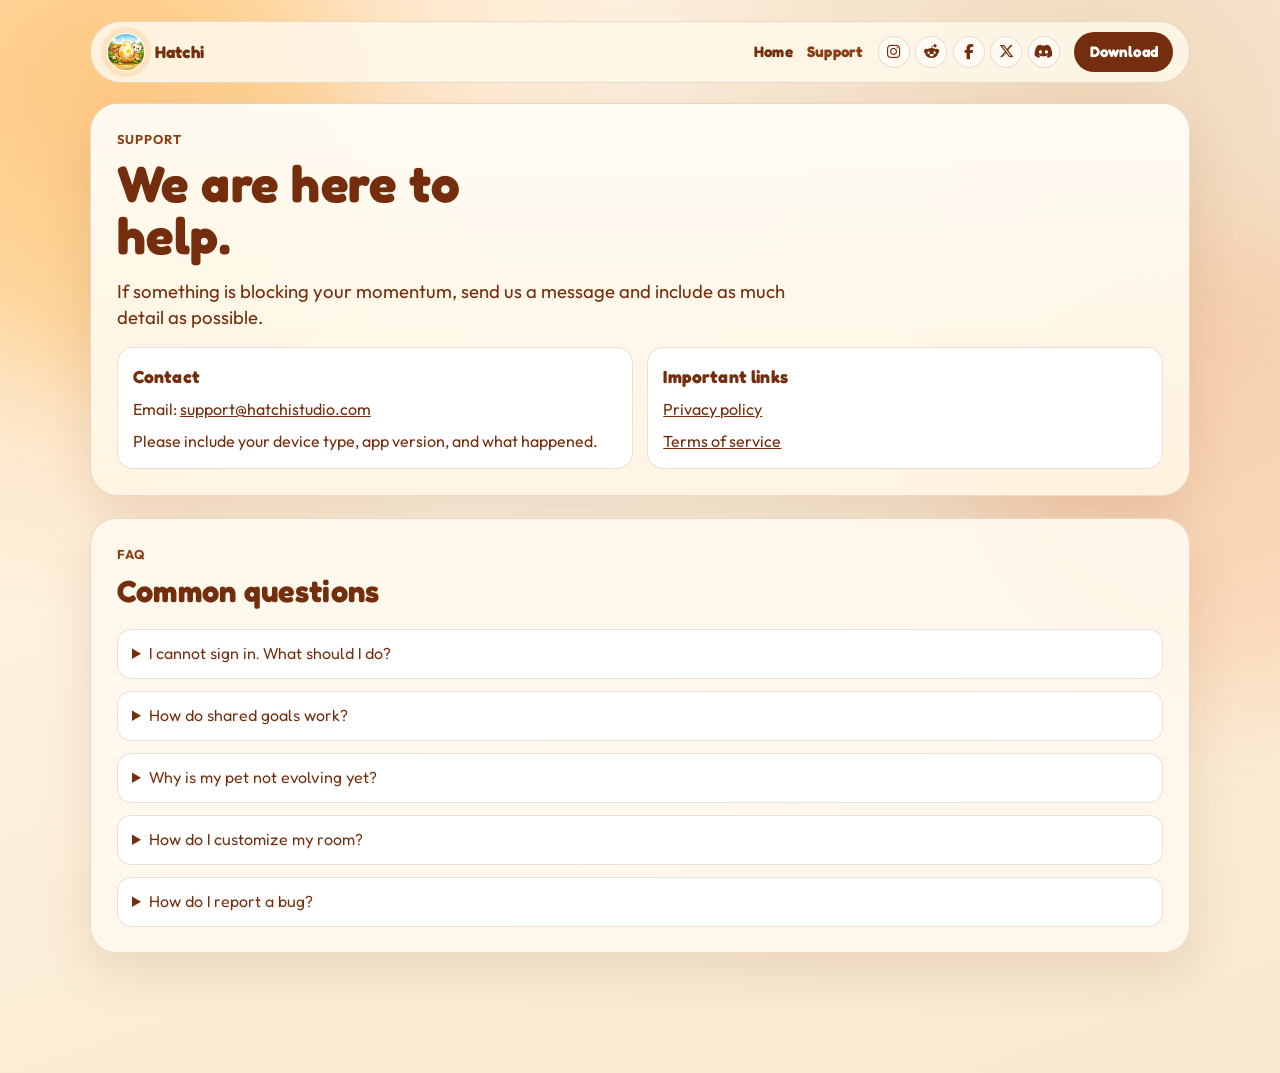
<file: hatchi/support/index.html>
<!DOCTYPE html>
<html lang="en">
<head>
  <meta charset="UTF-8" />
  <meta name="viewport" content="width=device-width, initial-scale=1.0" />
  <title>Hatchi Support</title>
  <meta name="description" content="Support and FAQ for Hatchi." />
  <link rel="canonical" href="https://welcome.hatchistudio.com/hatchi/support/" />
  <meta property="og:title" content="Hatchi Support" />
  <meta property="og:description" content="Support and FAQ for Hatchi." />
  <meta property="og:type" content="website" />
  <meta property="og:url" content="https://welcome.hatchistudio.com/hatchi/support/" />
  <meta property="og:image" content="https://welcome.hatchistudio.com/favicon.svg" />
  <meta name="twitter:card" content="summary" />
  <meta name="twitter:title" content="Hatchi Support" />
  <meta name="twitter:description" content="Support and FAQ for Hatchi." />
  <meta name="twitter:image" content="https://welcome.hatchistudio.com/favicon.svg" />
  <link rel="icon" href="../../assets/images/app_icon.png" type="image/png" />
  <link rel="preconnect" href="https://fonts.googleapis.com" />
  <link rel="preconnect" href="https://fonts.gstatic.com" crossorigin />
  <link href="https://fonts.googleapis.com/css2?family=Fredoka:wght@600;700&family=Outfit:wght@400;600;700&display=swap" rel="stylesheet" />
  <link rel="stylesheet" href="https://cdnjs.cloudflare.com/ajax/libs/font-awesome/6.7.2/css/all.min.css" crossorigin="anonymous" referrerpolicy="no-referrer" />
  <link rel="stylesheet" href="../styles.css" />
  <link rel="stylesheet" href="../../shared.css" />
</head>
<body>
  <div class="sky-glow sky-glow-a"></div>
  <div class="sky-glow sky-glow-b"></div>

  <header class="site-header reveal">
    <a class="brand" href="../">
      <span class="brand-orb"></span>
      <span>Hatchi</span>
    </a>
    <nav class="site-nav">
      <a href="../">Home</a>
      <a href="./" aria-current="page">Support</a>
      <div class="social-icons">
        <a class="social-icon si-instagram" href="https://www.instagram.com/hatchistudio/" target="_blank" rel="noopener noreferrer" aria-label="Instagram"><i class="fab fa-instagram"></i></a>
        <a class="social-icon si-reddit" href="https://www.reddit.com/user/HatchiStudio/" target="_blank" rel="noopener noreferrer" aria-label="Reddit"><i class="fab fa-reddit-alien"></i></a>
        <a class="social-icon si-facebook" href="https://www.facebook.com/profile.php?id=61589714715978" target="_blank" rel="noopener noreferrer" aria-label="Facebook"><i class="fab fa-facebook-f"></i></a>
        <a class="social-icon si-x" href="https://x.com/HatchiStudioX" target="_blank" rel="noopener noreferrer" aria-label="X"><i class="fab fa-x-twitter"></i></a>
        <a class="social-icon si-discord" href="https://discord.gg/cgWu7ruaBR" target="_blank" rel="noopener noreferrer" aria-label="Discord"><i class="fab fa-discord"></i></a>
      </div>
      <a class="nav-cta" href="https://play.google.com/store/apps/details?id=com.hatchipetpal.hatchi" target="_blank" rel="noopener noreferrer">Download</a>
    </nav>
    <button class="nav-toggle" aria-label="Open navigation menu" aria-expanded="false">
      <span></span><span></span><span></span>
    </button>
  </header>

  <main class="support-main">
    <section class="hero support-hero reveal">
      <p class="eyebrow">Support</p>
      <h1>We are here to help.</h1>
      <p class="hero-copy">
        If something is blocking your momentum, send us a message and include
        as much detail as possible.
      </p>
      <div class="support-contact-grid">
        <article>
          <h2>Contact</h2>
          <p>
            Email: <a href="mailto:support@hatchistudio.com">support@hatchistudio.com</a>
          </p>
          <p>
            Please include your device type, app version, and what happened.
          </p>
        </article>
        <article>
          <h2>Important links</h2>
          <p><a href="../privacy/">Privacy policy</a></p>
          <p><a href="../terms/">Terms of service</a></p>
        </article>
      </div>
    </section>

    <section class="section reveal">
      <div class="section-heading">
        <p class="eyebrow">FAQ</p>
        <h2>Common questions</h2>
      </div>
      <div class="faq-list">
        <details>
          <summary>I cannot sign in. What should I do?</summary>
          <p>
            Make sure you are on the latest app version and that your internet
            connection is stable. If login still fails, contact support with a
            screenshot of the error.
          </p>
        </details>
        <details>
          <summary>How do shared goals work?</summary>
          <p>
            You can invite friends to work on goals together. Everyone can see
            progress, and completed tasks strengthen accountability.
          </p>
        </details>
        <details>
          <summary>Why is my pet not evolving yet?</summary>
          <p>
            Evolution is tied to consistent goal completion. Keep completing
            daily tasks and maintaining streaks to unlock new traits.
          </p>
        </details>
        <details>
          <summary>How do I customize my room?</summary>
          <p>
            Complete daily tasks to earn rewards, then use unlocked items to
            personalize your room layout and style.
          </p>
        </details>
        <details>
          <summary>How do I report a bug?</summary>
          <p>
            Send a support email with clear reproduction steps, expected result,
            actual result, screenshots, and your device details.
          </p>
        </details>
      </div>
    </section>
  </main>

  <footer class="site-footer reveal">
    <p>Hatchi Support</p>
    <nav id="follow-us">
      <a href="../">Home</a>
      <a href="../privacy/">Privacy</a>
      <a href="../terms/">Terms</a>
      <a href="https://www.instagram.com/hatchistudio/" target="_blank" rel="noopener noreferrer">Instagram</a>
      <a href="https://www.reddit.com/user/HatchiStudio/" target="_blank" rel="noopener noreferrer">Reddit</a>
      <a href="https://www.facebook.com/profile.php?id=61589714715978" target="_blank" rel="noopener noreferrer">Facebook</a>
    </nav>
  </footer>

  <button class="scroll-top" aria-label="Scroll to top"><i class="fas fa-arrow-up"></i></button>
  <script src="../../shared.js"></script>
</body>
</html>
</file>
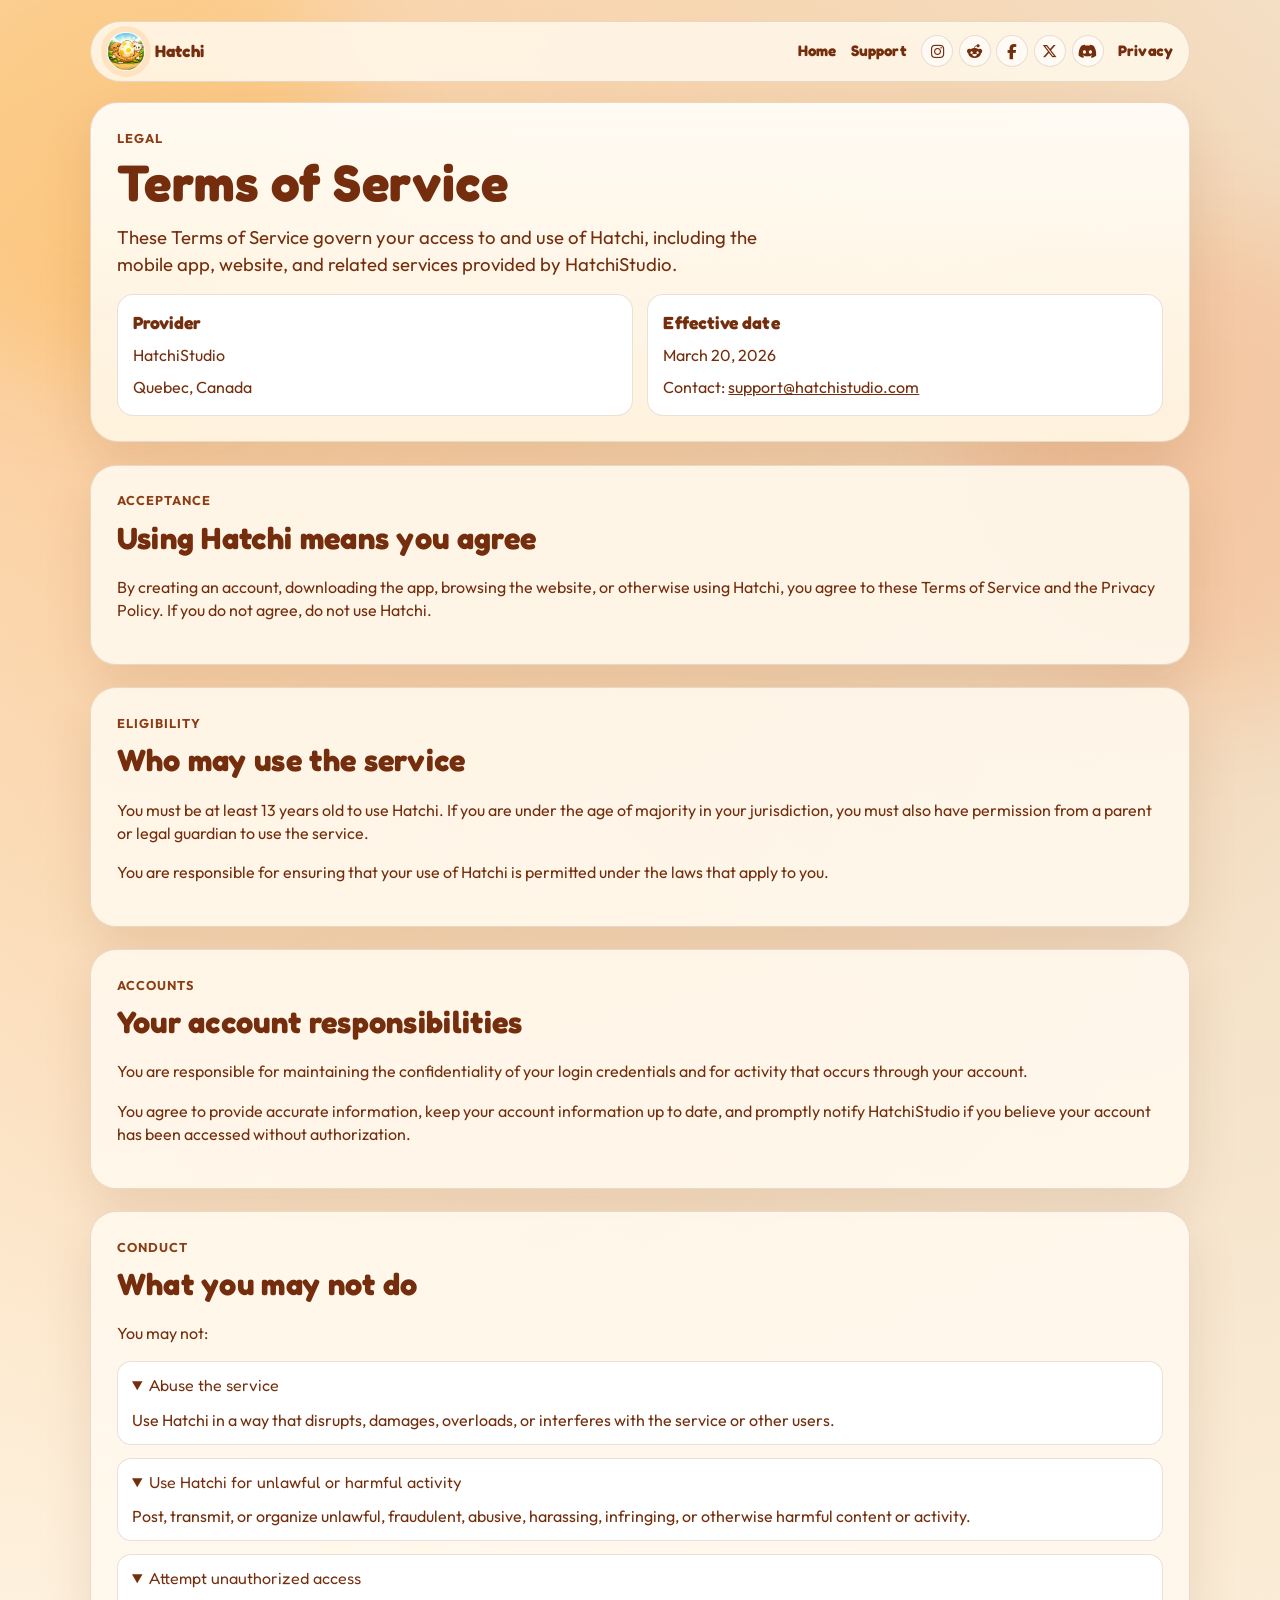
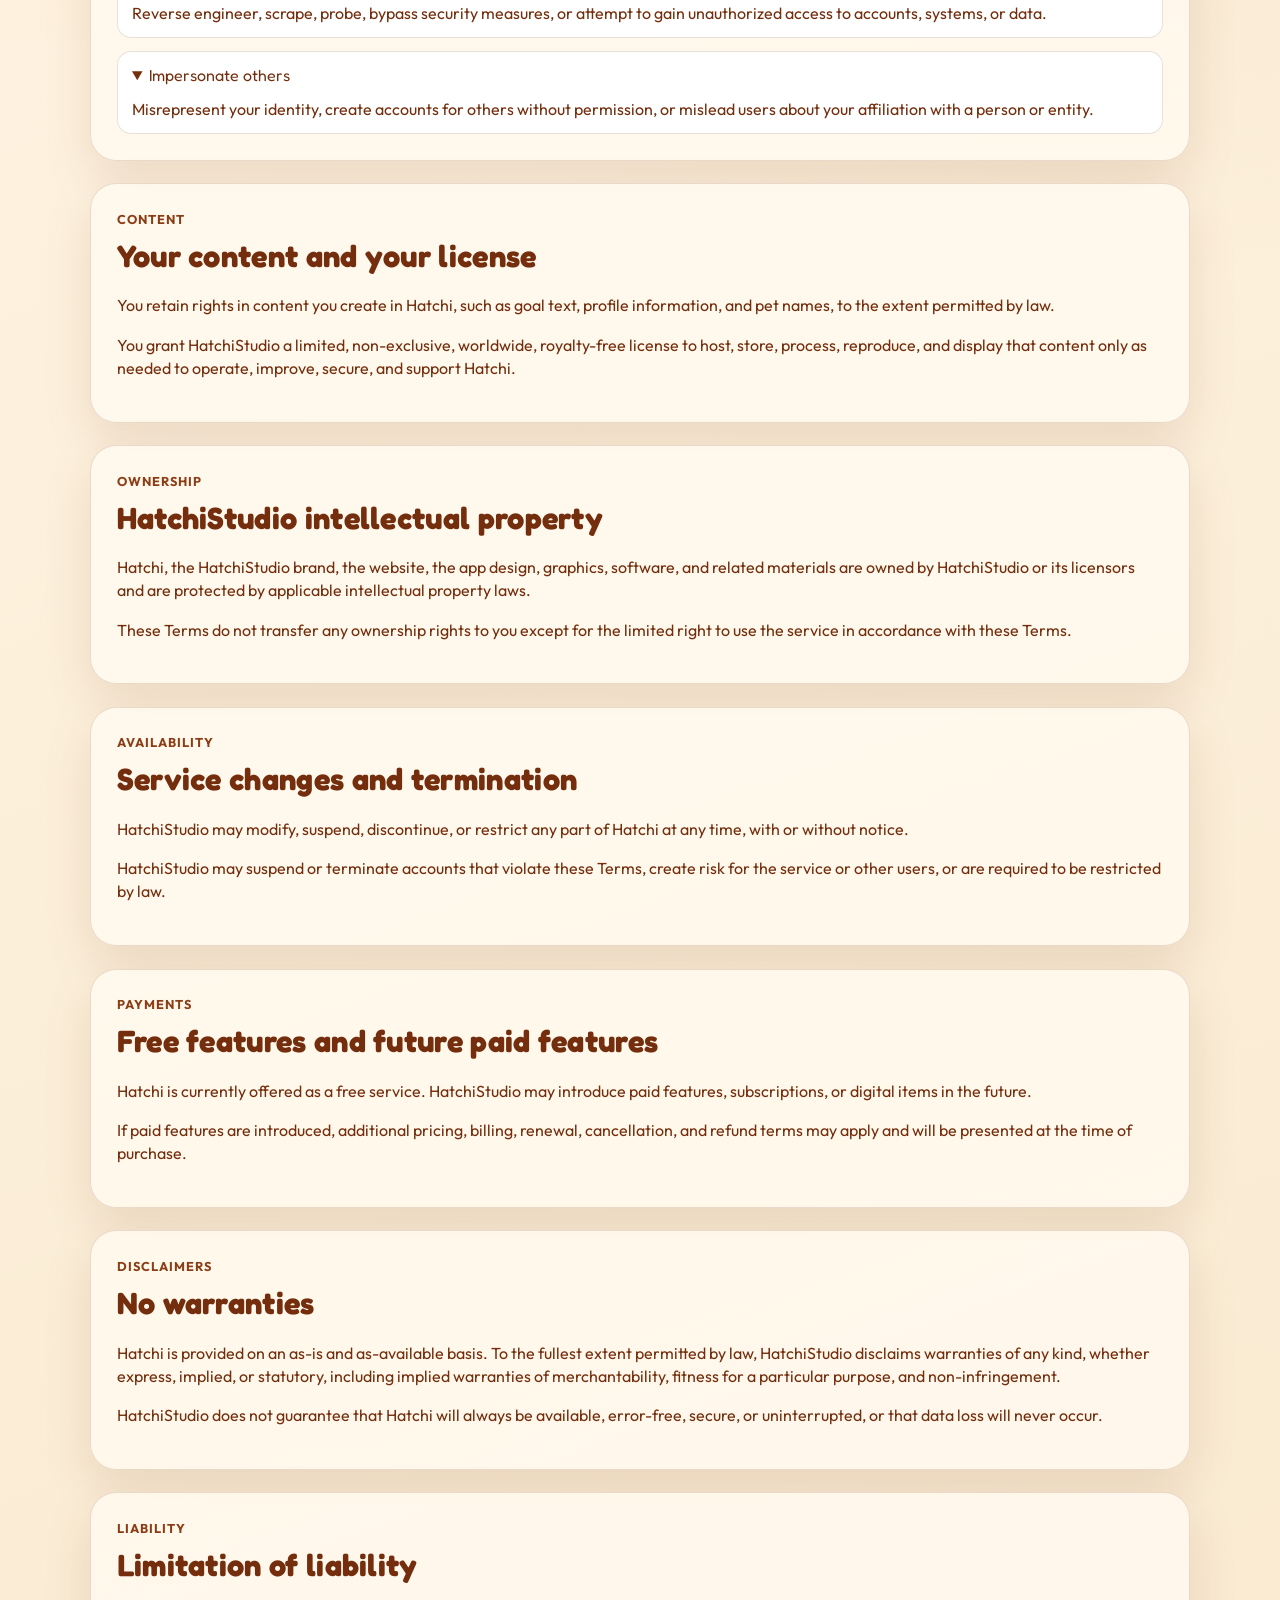
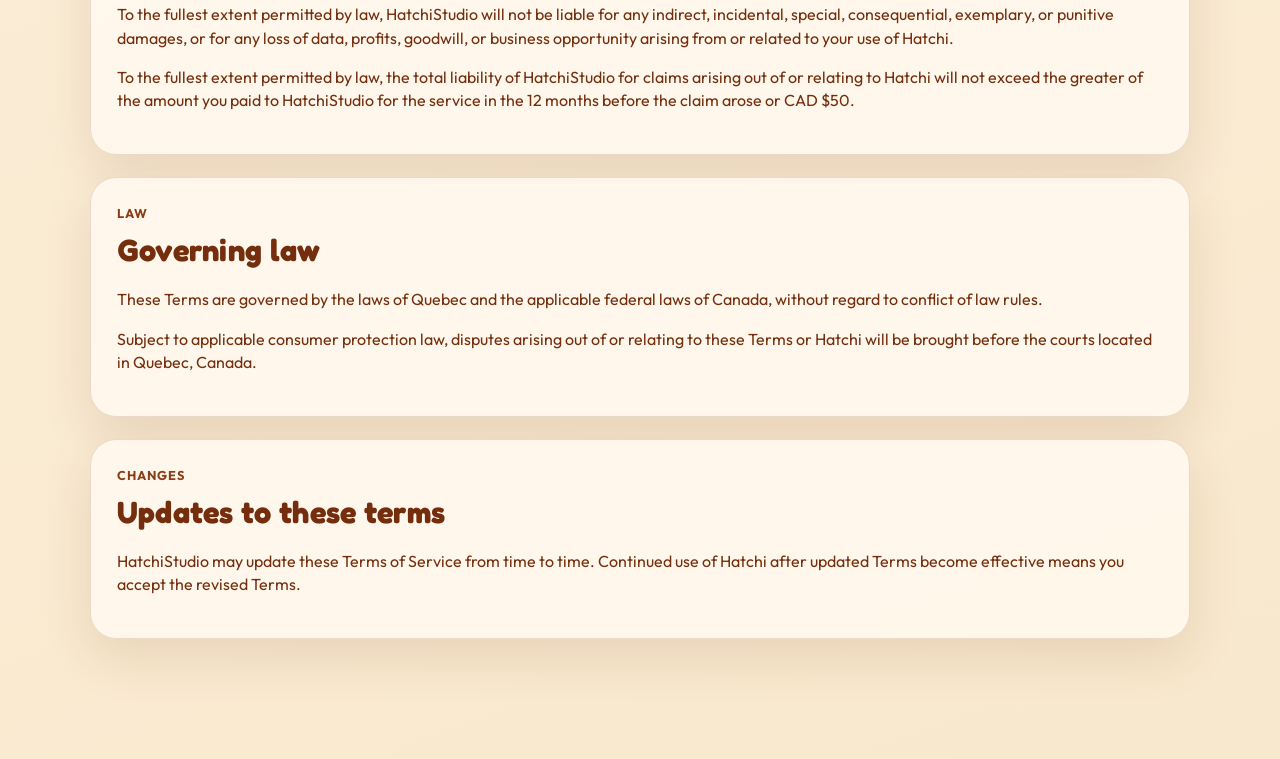
<file: hatchi/terms/index.html>
<!DOCTYPE html>
<html lang="en">
<head>
  <meta charset="UTF-8" />
  <meta name="viewport" content="width=device-width, initial-scale=1.0" />
  <title>Hatchi Terms of Service</title>
  <meta name="description" content="Terms of Service for Hatchi by HatchiStudio." />
  <link rel="canonical" href="https://welcome.hatchistudio.com/hatchi/terms/" />
  <meta property="og:title" content="Hatchi Terms of Service" />
  <meta property="og:description" content="Terms of Service for Hatchi by HatchiStudio." />
  <meta property="og:type" content="website" />
  <meta property="og:url" content="https://welcome.hatchistudio.com/hatchi/terms/" />
  <meta property="og:image" content="https://welcome.hatchistudio.com/favicon.svg" />
  <meta name="twitter:card" content="summary" />
  <meta name="twitter:title" content="Hatchi Terms of Service" />
  <meta name="twitter:description" content="Terms of Service for Hatchi by HatchiStudio." />
  <meta name="twitter:image" content="https://welcome.hatchistudio.com/favicon.svg" />
  <link rel="icon" href="../../assets/images/app_icon.png" type="image/png" />
  <link rel="preconnect" href="https://fonts.googleapis.com" />
  <link rel="preconnect" href="https://fonts.gstatic.com" crossorigin />
  <link href="https://fonts.googleapis.com/css2?family=Fredoka:wght@600;700&family=Outfit:wght@400;600;700&display=swap" rel="stylesheet" />
  <link rel="stylesheet" href="https://cdnjs.cloudflare.com/ajax/libs/font-awesome/6.7.2/css/all.min.css" crossorigin="anonymous" referrerpolicy="no-referrer" />
  <link rel="stylesheet" href="../styles.css" />
  <link rel="stylesheet" href="../../shared.css" />
</head>
<body>
  <div class="sky-glow sky-glow-a"></div>
  <div class="sky-glow sky-glow-b"></div>

  <header class="site-header reveal">
    <a class="brand" href="../">
      <span class="brand-orb"></span>
      <span>Hatchi</span>
    </a>
    <nav class="site-nav">
      <a href="../">Home</a>
      <a href="../support/">Support</a>
      <div class="social-icons">
        <a class="social-icon si-instagram" href="https://www.instagram.com/hatchistudio/" target="_blank" rel="noopener noreferrer" aria-label="Instagram"><i class="fab fa-instagram"></i></a>
        <a class="social-icon si-reddit" href="https://www.reddit.com/user/HatchiStudio/" target="_blank" rel="noopener noreferrer" aria-label="Reddit"><i class="fab fa-reddit-alien"></i></a>
        <a class="social-icon si-facebook" href="https://www.facebook.com/profile.php?id=61589714715978" target="_blank" rel="noopener noreferrer" aria-label="Facebook"><i class="fab fa-facebook-f"></i></a>
        <a class="social-icon si-x" href="https://x.com/HatchiStudioX" target="_blank" rel="noopener noreferrer" aria-label="X"><i class="fab fa-x-twitter"></i></a>
        <a class="social-icon si-discord" href="https://discord.gg/cgWu7ruaBR" target="_blank" rel="noopener noreferrer" aria-label="Discord"><i class="fab fa-discord"></i></a>
      </div>
      <a href="../privacy/">Privacy</a>
    </nav>
    <button class="nav-toggle" aria-label="Open navigation menu" aria-expanded="false">
      <span></span><span></span><span></span>
    </button>
  </header>

  <main class="support-main">
    <section class="hero support-hero reveal">
      <p class="eyebrow">Legal</p>
      <h1>Terms of Service</h1>
      <p class="hero-copy">
        These Terms of Service govern your access to and use of Hatchi, including the mobile app, website, and related services provided by HatchiStudio.
      </p>
      <div class="support-contact-grid">
        <article>
          <h2>Provider</h2>
          <p>HatchiStudio</p>
          <p>Quebec, Canada</p>
        </article>
        <article>
          <h2>Effective date</h2>
          <p>March 20, 2026</p>
          <p>Contact: <a href="mailto:support@hatchistudio.com">support@hatchistudio.com</a></p>
        </article>
      </div>
    </section>

    <section class="section reveal">
      <div class="section-heading">
        <p class="eyebrow">Acceptance</p>
        <h2>Using Hatchi means you agree</h2>
      </div>
      <p>
        By creating an account, downloading the app, browsing the website, or otherwise using Hatchi, you agree to these Terms of Service and the Privacy Policy. If you do not agree, do not use Hatchi.
      </p>
    </section>

    <section class="section reveal">
      <div class="section-heading">
        <p class="eyebrow">Eligibility</p>
        <h2>Who may use the service</h2>
      </div>
      <p>
        You must be at least 13 years old to use Hatchi. If you are under the age of majority in your jurisdiction, you must also have permission from a parent or legal guardian to use the service.
      </p>
      <p>
        You are responsible for ensuring that your use of Hatchi is permitted under the laws that apply to you.
      </p>
    </section>

    <section class="section reveal">
      <div class="section-heading">
        <p class="eyebrow">Accounts</p>
        <h2>Your account responsibilities</h2>
      </div>
      <p>
        You are responsible for maintaining the confidentiality of your login credentials and for activity that occurs through your account.
      </p>
      <p>
        You agree to provide accurate information, keep your account information up to date, and promptly notify HatchiStudio if you believe your account has been accessed without authorization.
      </p>
    </section>

    <section class="section reveal">
      <div class="section-heading">
        <p class="eyebrow">Conduct</p>
        <h2>What you may not do</h2>
      </div>
      <p>You may not:</p>
      <div class="faq-list">
        <details open>
          <summary>Abuse the service</summary>
          <p>Use Hatchi in a way that disrupts, damages, overloads, or interferes with the service or other users.</p>
        </details>
        <details open>
          <summary>Use Hatchi for unlawful or harmful activity</summary>
          <p>Post, transmit, or organize unlawful, fraudulent, abusive, harassing, infringing, or otherwise harmful content or activity.</p>
        </details>
        <details open>
          <summary>Attempt unauthorized access</summary>
          <p>Reverse engineer, scrape, probe, bypass security measures, or attempt to gain unauthorized access to accounts, systems, or data.</p>
        </details>
        <details open>
          <summary>Impersonate others</summary>
          <p>Misrepresent your identity, create accounts for others without permission, or mislead users about your affiliation with a person or entity.</p>
        </details>
      </div>
    </section>

    <section class="section reveal">
      <div class="section-heading">
        <p class="eyebrow">Content</p>
        <h2>Your content and your license</h2>
      </div>
      <p>
        You retain rights in content you create in Hatchi, such as goal text, profile information, and pet names, to the extent permitted by law.
      </p>
      <p>
        You grant HatchiStudio a limited, non-exclusive, worldwide, royalty-free license to host, store, process, reproduce, and display that content only as needed to operate, improve, secure, and support Hatchi.
      </p>
    </section>

    <section class="section reveal">
      <div class="section-heading">
        <p class="eyebrow">Ownership</p>
        <h2>HatchiStudio intellectual property</h2>
      </div>
      <p>
        Hatchi, the HatchiStudio brand, the website, the app design, graphics, software, and related materials are owned by HatchiStudio or its licensors and are protected by applicable intellectual property laws.
      </p>
      <p>
        These Terms do not transfer any ownership rights to you except for the limited right to use the service in accordance with these Terms.
      </p>
    </section>

    <section class="section reveal">
      <div class="section-heading">
        <p class="eyebrow">Availability</p>
        <h2>Service changes and termination</h2>
      </div>
      <p>
        HatchiStudio may modify, suspend, discontinue, or restrict any part of Hatchi at any time, with or without notice.
      </p>
      <p>
        HatchiStudio may suspend or terminate accounts that violate these Terms, create risk for the service or other users, or are required to be restricted by law.
      </p>
    </section>

    <section class="section reveal">
      <div class="section-heading">
        <p class="eyebrow">Payments</p>
        <h2>Free features and future paid features</h2>
      </div>
      <p>
        Hatchi is currently offered as a free service. HatchiStudio may introduce paid features, subscriptions, or digital items in the future.
      </p>
      <p>
        If paid features are introduced, additional pricing, billing, renewal, cancellation, and refund terms may apply and will be presented at the time of purchase.
      </p>
    </section>

    <section class="section reveal">
      <div class="section-heading">
        <p class="eyebrow">Disclaimers</p>
        <h2>No warranties</h2>
      </div>
      <p>
        Hatchi is provided on an as-is and as-available basis. To the fullest extent permitted by law, HatchiStudio disclaims warranties of any kind, whether express, implied, or statutory, including implied warranties of merchantability, fitness for a particular purpose, and non-infringement.
      </p>
      <p>
        HatchiStudio does not guarantee that Hatchi will always be available, error-free, secure, or uninterrupted, or that data loss will never occur.
      </p>
    </section>

    <section class="section reveal">
      <div class="section-heading">
        <p class="eyebrow">Liability</p>
        <h2>Limitation of liability</h2>
      </div>
      <p>
        To the fullest extent permitted by law, HatchiStudio will not be liable for any indirect, incidental, special, consequential, exemplary, or punitive damages, or for any loss of data, profits, goodwill, or business opportunity arising from or related to your use of Hatchi.
      </p>
      <p>
        To the fullest extent permitted by law, the total liability of HatchiStudio for claims arising out of or relating to Hatchi will not exceed the greater of the amount you paid to HatchiStudio for the service in the 12 months before the claim arose or CAD $50.
      </p>
    </section>

    <section class="section reveal">
      <div class="section-heading">
        <p class="eyebrow">Law</p>
        <h2>Governing law</h2>
      </div>
      <p>
        These Terms are governed by the laws of Quebec and the applicable federal laws of Canada, without regard to conflict of law rules.
      </p>
      <p>
        Subject to applicable consumer protection law, disputes arising out of or relating to these Terms or Hatchi will be brought before the courts located in Quebec, Canada.
      </p>
    </section>

    <section class="section reveal">
      <div class="section-heading">
        <p class="eyebrow">Changes</p>
        <h2>Updates to these terms</h2>
      </div>
      <p>
        HatchiStudio may update these Terms of Service from time to time. Continued use of Hatchi after updated Terms become effective means you accept the revised Terms.
      </p>
    </section>
  </main>

  <footer class="site-footer reveal">
    <p>Hatchi Legal</p>
    <nav id="follow-us">
      <a href="../">Home</a>
      <a href="../support/">Support</a>
      <a href="../privacy/">Privacy</a>
      <a href="https://www.instagram.com/hatchistudio/" target="_blank" rel="noopener noreferrer">Instagram</a>
      <a href="https://www.reddit.com/user/HatchiStudio/" target="_blank" rel="noopener noreferrer">Reddit</a>
      <a href="https://www.facebook.com/profile.php?id=61589714715978" target="_blank" rel="noopener noreferrer">Facebook</a>
    </nav>
  </footer>

  <button class="scroll-top" aria-label="Scroll to top"><i class="fas fa-arrow-up"></i></button>
  <script src="../../shared.js"></script>
</body>
</html>
</file>
<file: styles.css>
:root {
  --ink: #742e0d;
  --ink-soft: #8b3e16;
  --cream: #f5eedc;
  --sand: #fff8ea;
  --honey: #d4a574;
  --sun: #fca145;
  --ember: #ff7c3a;
  --card-shadow: 0 18px 50px rgba(116, 46, 13, 0.12);
  --line: rgba(116, 46, 13, 0.15);
}

* {
  box-sizing: border-box;
}

html,
body {
  margin: 0;
  padding: 0;
  min-height: 100%;
}

body {
  font-family: "Outfit", "Segoe UI", sans-serif;
  color: var(--ink);
  background:
    radial-gradient(circle at 8% 8%, rgba(252, 161, 69, 0.4), transparent 35%),
    radial-gradient(circle at 85% 10%, rgba(212, 165, 116, 0.35), transparent 40%),
    linear-gradient(160deg, #fff6e8 0%, #fdf1dd 45%, #f8e8cd 100%);
  line-height: 1.45;
  overflow-x: hidden;
}

h1,
h2,
h3,
.brand,
.btn,
.site-nav a {
  font-family: "Fredoka", "Trebuchet MS", sans-serif;
  font-weight: 700;
  letter-spacing: 0.01em;
}

a {
  color: inherit;
}

.sky-glow {
  position: fixed;
  width: 42vw;
  max-width: 480px;
  aspect-ratio: 1 / 1;
  border-radius: 999px;
  pointer-events: none;
  z-index: -1;
  filter: blur(50px);
  opacity: 0.5;
}

.sky-glow-a {
  top: -8vw;
  left: -10vw;
  background: rgba(255, 166, 0, 0.4);
}

.sky-glow-b {
  top: 25vh;
  right: -14vw;
  background: rgba(255, 124, 58, 0.33);
}

.site-header {
  width: min(1100px, 92vw);
  margin: 1.3rem auto 0;
  padding: 0.65rem 1rem;
  border: 1px solid var(--line);
  border-radius: 999px;
  display: flex;
  justify-content: space-between;
  align-items: center;
  background: rgba(255, 248, 234, 0.88);
  backdrop-filter: blur(6px);
  position: sticky;
  top: 1rem;
  z-index: 100;
}

.brand {
  display: inline-flex;
  align-items: center;
  gap: 0.6rem;
  text-decoration: none;
  font-size: 1.05rem;
  color: var(--ink);
}

.brand-orb {
  width: 2.4rem;
  height: 2.4rem;
  border-radius: 999px;
  background-image: url("assets/images/app_icon.png");
  background-size: cover;
  background-position: center;
  box-shadow: 0 0 0 5px rgba(252, 161, 69, 0.18);
  border: 1px solid rgba(255, 255, 255, 0.92);
  flex-shrink: 0;
}

.site-nav {
  display: inline-flex;
  align-items: center;
  gap: 0.9rem;
}

.site-nav a {
  text-decoration: none;
  font-size: 0.95rem;
  color: var(--ink);
}

.site-nav a[aria-current="page"] {
  color: var(--ink-soft);
}

.nav-cta {
  background: var(--ink);
  color: #fff !important;
  padding: 0.55rem 0.95rem;
  border-radius: 999px;
}

main {
  width: min(1100px, 92vw);
  margin: 1.25rem auto 3rem;
}

.hero {
  background: linear-gradient(180deg, rgba(255, 252, 246, 0.95), rgba(255, 245, 226, 0.92));
  border: 1px solid var(--line);
  border-radius: 28px;
  box-shadow: var(--card-shadow);
  padding: clamp(1.5rem, 2vw, 2.2rem);
}

.hero h1 {
  margin: 0.55rem 0 0;
  font-size: clamp(2rem, 4vw, 3.6rem);
  line-height: 1.02;
  max-width: 16ch;
}

.hero-copy {
  margin: 1rem 0 0;
  font-size: clamp(1rem, 1.45vw, 1.18rem);
  max-width: 56ch;
}

.hero-actions {
  margin-top: 1.2rem;
  display: flex;
  flex-wrap: wrap;
  gap: 0.8rem;
}

.hero-banner {
  margin: 1rem 0 0;
}

.btn {
  text-decoration: none;
  border-radius: 12px;
  padding: 0.72rem 1.1rem;
  display: inline-flex;
  align-items: center;
  justify-content: center;
  border: 2px solid transparent;
}

.btn-primary {
  color: #fff;
  background: linear-gradient(130deg, var(--ink), #8f3b10);
}

.btn-primary:hover,
.btn-primary:focus-visible {
  transform: translateY(-1px);
}

.btn-secondary {
  border-color: var(--ink);
  color: var(--ink);
  background: rgba(255, 255, 255, 0.62);
}

.btn-secondary:hover,
.btn-secondary:focus-visible {
  background: rgba(255, 255, 255, 0.9);
}

.hero-stat-grid {
  margin-top: 1.2rem;
  display: grid;
  grid-template-columns: repeat(3, minmax(0, 1fr));
  gap: 0.8rem;
}

.hero-stat {
  border: 1px solid var(--line);
  border-radius: 18px;
  background: rgba(255, 255, 255, 0.82);
  padding: 0.9rem;
}

.hero-stat h3 {
  margin: 0;
  font-size: 1rem;
}

.hero-stat p {
  margin: 0.45rem 0 0;
  font-size: 0.94rem;
}

.section {
  margin-top: 1.4rem;
  border: 1px solid var(--line);
  border-radius: 26px;
  background: rgba(255, 249, 238, 0.9);
  box-shadow: var(--card-shadow);
  padding: clamp(1.3rem, 2vw, 2rem);
}

.section-heading {
  margin-bottom: 1rem;
}

.section-heading h2 {
  margin: 0.35rem 0 0;
  font-size: clamp(1.4rem, 2.4vw, 2.3rem);
}

.eyebrow {
  margin: 0;
  text-transform: uppercase;
  letter-spacing: 0.08em;
  font-size: 0.8rem;
  color: var(--ink-soft);
  font-weight: 700;
}

.timeline {
  margin-top: 1rem;
  display: grid;
  grid-template-columns: repeat(2, minmax(0, 1fr));
  gap: 0.9rem;
}

.timeline article {
  border-radius: 16px;
  border: 1px solid var(--line);
  background: #fff;
  padding: 0.9rem;
}

.timeline article span {
  width: 2rem;
  height: 2rem;
  border-radius: 999px;
  background: linear-gradient(135deg, var(--sun), var(--ember));
  color: #fff;
  font-family: "Fredoka", "Trebuchet MS", sans-serif;
  display: inline-flex;
  align-items: center;
  justify-content: center;
  position: static;
}

.timeline article h3 {
  margin: 0.65rem 0 0;
  font-size: 1.08rem;
}

.timeline article p {
  margin: 0.45rem 0 0;
}

.feature-grid {
  margin-top: 1rem;
  display: grid;
  grid-template-columns: repeat(2, minmax(0, 1fr));
  gap: 0.9rem;
}

.feature-card {
  border: 1px solid var(--line);
  border-radius: 18px;
  background: linear-gradient(180deg, #fff, #fff8ea);
  padding: 1rem;
}

.feature-card h3 {
  margin: 0;
  font-size: 1.08rem;
}

.feature-card p {
  margin: 0.5rem 0 0;
}

.section-intro {
  margin: 0.7rem 0 0;
}

.gallery-grid {
  margin-top: 1rem;
  display: grid;
  grid-template-columns: repeat(2, minmax(0, 1fr));
  gap: 1rem;
}

.shot-card {
  margin: 0;
  border: 1px solid var(--line);
  border-radius: 18px;
  padding: 0.8rem;
  background: #fff;
}

.shot-placeholder {
  min-height: 220px;
  border-radius: 12px;
  border: 2px dashed rgba(116, 46, 13, 0.32);
  display: grid;
  place-items: center;
  font-family: "Fredoka", "Trebuchet MS", sans-serif;
  color: var(--ink-soft);
  background: linear-gradient(145deg, rgba(252, 161, 69, 0.12), rgba(212, 165, 116, 0.18));
}

.shot-image {
  width: 100%;
  height: auto;
  border-radius: 12px;
  display: block;
}

.shot-card figcaption {
  margin-top: 0.6rem;
  font-size: 0.95rem;
}

.final-cta {
  margin-top: 1.4rem;
  border: 1px solid var(--line);
  border-radius: 24px;
  padding: 1.4rem;
  background: linear-gradient(135deg, rgba(252, 161, 69, 0.22), rgba(255, 124, 58, 0.18));
  text-align: center;
}

.final-cta h2 {
  margin: 0;
  font-size: clamp(1.35rem, 2vw, 2.2rem);
}

.final-cta p {
  margin: 0.65rem auto 1rem;
  max-width: 60ch;
}

.site-footer {
  width: min(1100px, 92vw);
  margin: 0 auto 2rem;
  border-top: 1px solid var(--line);
  padding-top: 0.9rem;
  display: flex;
  justify-content: space-between;
  align-items: center;
  gap: 1rem;
  flex-wrap: wrap;
}

.site-footer p {
  margin: 0;
  font-family: "Fredoka", "Trebuchet MS", sans-serif;
}

.site-footer nav {
  display: inline-flex;
  gap: 0.9rem;
  flex-wrap: wrap;
}

.site-footer nav a {
  text-decoration: none;
  border-bottom: 1px solid transparent;
}

.site-footer nav a:hover,
.site-footer nav a:focus-visible {
  border-bottom-color: var(--ink);
}

.reveal {
  opacity: 0;
  transform: translateY(16px);
  transition: opacity 420ms ease, transform 420ms ease;
}

.reveal.in-view {
  opacity: 1;
  transform: translateY(0);
}

@media (max-width: 960px) {
  .hero-stat-grid,
  .timeline,
  .feature-grid,
  .gallery-grid {
    grid-template-columns: 1fr;
  }
}

@media (max-width: 540px) {
  .hero-actions {
    flex-direction: column;
    align-items: flex-start;
  }
}
</file>
<file: shared.css>
/* ══════════════════════════════════════════════════════
   shared.css — social icons · hamburger menu · scroll-top
   Included by every page on the site.
   ══════════════════════════════════════════════════════ */

/* ── Social icon group in nav ─────────────────────── */
.social-icons {
  display: inline-flex;
  align-items: center;
  gap: 0.35rem;
}

.social-icon {
  display: inline-flex;
  align-items: center;
  justify-content: center;
  width: 2rem;
  height: 2rem;
  border-radius: 999px;
  text-decoration: none;
  font-size: 0.88rem;
  transition: transform 150ms ease, background 150ms ease, color 150ms ease, border-color 150ms ease;
  border: 1px solid var(--line, rgba(116, 46, 13, 0.15));
  background: rgba(255, 255, 255, 0.6);
  color: var(--ink, #742e0d);
}

.social-icon:hover,
.social-icon:focus-visible {
  transform: translateY(-2px);
}

.social-icon.si-instagram:hover,
.social-icon.si-instagram:focus-visible {
  background: #e1306c;
  color: #fff;
  border-color: #e1306c;
}

.social-icon.si-reddit:hover,
.social-icon.si-reddit:focus-visible {
  background: #ff4500;
  color: #fff;
  border-color: #ff4500;
}

.social-icon.si-facebook:hover,
.social-icon.si-facebook:focus-visible {
  background: #1877f2;
  color: #fff;
  border-color: #1877f2;
}

.social-icon.si-x:hover,
.social-icon.si-x:focus-visible {
  background: #000;
  color: #fff;
  border-color: #000;
}

.social-icon.si-discord:hover,
.social-icon.si-discord:focus-visible {
  background: #5865f2;
  color: #fff;
  border-color: #5865f2;
}

/* ── Hamburger toggle button ──────────────────────── */
.nav-toggle {
  display: none;
  flex-direction: column;
  justify-content: center;
  gap: 5px;
  width: 2.2rem;
  height: 2.2rem;
  padding: 0.3rem;
  border: 1px solid var(--line, rgba(116, 46, 13, 0.15));
  background: rgba(255, 255, 255, 0.6);
  border-radius: 8px;
  cursor: pointer;
  flex-shrink: 0;
}

.nav-toggle span {
  display: block;
  height: 2px;
  background: var(--ink, #742e0d);
  border-radius: 2px;
  transition: transform 250ms ease, opacity 250ms ease;
}

/* Hamburger → X animation when nav is open */
.nav-open .nav-toggle span:nth-child(1) {
  transform: translateY(7px) rotate(45deg);
}

.nav-open .nav-toggle span:nth-child(2) {
  opacity: 0;
}

.nav-open .nav-toggle span:nth-child(3) {
  transform: translateY(-7px) rotate(-45deg);
}

/* ── Mobile nav drawer ────────────────────────────── */
@media (max-width: 768px) {
  .nav-toggle {
    display: flex;
  }

  /* Allow header to wrap so nav appears below brand row */
  .site-header {
    flex-wrap: wrap;
    border-radius: 16px !important;
  }

  /* Hide nav by default on mobile */
  .site-nav {
    display: none;
    width: 100%;
    flex-direction: column;
    align-items: flex-start;
    gap: 0.6rem;
    padding-top: 0.75rem;
    margin-top: 0.5rem;
    border-top: 1px solid var(--line, rgba(116, 46, 13, 0.15));
  }

  /* Show nav when header has .nav-open */
  .nav-open .site-nav {
    display: flex;
  }

  .nav-cta {
    align-self: flex-start;
  }

  .social-icons {
    margin-top: 0.1rem;
  }
}

/* ── Scroll-to-top button ─────────────────────────── */
.scroll-top {
  position: fixed;
  bottom: 1.5rem;
  right: 1.5rem;
  width: 2.8rem;
  height: 2.8rem;
  border-radius: 999px;
  background: var(--ink, #742e0d);
  color: #fff;
  border: none;
  cursor: pointer;
  font-size: 1rem;
  display: flex;
  align-items: center;
  justify-content: center;
  opacity: 0;
  pointer-events: none;
  transition: opacity 250ms ease, transform 250ms ease;
  z-index: 200;
  box-shadow: 0 4px 16px rgba(116, 46, 13, 0.25);
}

.scroll-top.visible {
  opacity: 1;
  pointer-events: auto;
}

.scroll-top:hover {
  transform: translateY(-2px);
}
</file>
<file: hatchi/styles.css>
:root {
  --ink: #742e0d;
  --ink-soft: #8b3e16;
  --cream: #f5eedc;
  --sand: #fff8ea;
  --honey: #d4a574;
  --sun: #fca145;
  --ember: #ff7c3a;
  --card-shadow: 0 18px 50px rgba(116, 46, 13, 0.12);
  --line: rgba(116, 46, 13, 0.15);
}

* {
  box-sizing: border-box;
}

html,
body {
  margin: 0;
  padding: 0;
  min-height: 100%;
}

body {
  font-family: "Outfit", "Segoe UI", sans-serif;
  color: var(--ink);
  background:
    radial-gradient(circle at 8% 8%, rgba(252, 161, 69, 0.4), transparent 35%),
    radial-gradient(circle at 85% 10%, rgba(212, 165, 116, 0.35), transparent 40%),
    linear-gradient(160deg, #fff6e8 0%, #fdf1dd 45%, #f8e8cd 100%);
  line-height: 1.45;
  overflow-x: hidden;
}

h1,
h2,
h3,
.brand,
.btn,
.site-nav a {
  font-family: "Fredoka", "Trebuchet MS", sans-serif;
  font-weight: 700;
  letter-spacing: 0.01em;
}

a {
  color: inherit;
}

.sky-glow {
  position: fixed;
  width: 42vw;
  max-width: 480px;
  aspect-ratio: 1 / 1;
  border-radius: 999px;
  pointer-events: none;
  z-index: -1;
  filter: blur(50px);
  opacity: 0.5;
}

.sky-glow-a {
  top: -8vw;
  left: -10vw;
  background: rgba(255, 166, 0, 0.4);
}

.sky-glow-b {
  top: 25vh;
  right: -14vw;
  background: rgba(255, 124, 58, 0.33);
}

.site-header {
  width: min(1100px, 92vw);
  margin: 1.3rem auto 0;
  padding: 0.65rem 1rem;
  border: 1px solid var(--line);
  border-radius: 999px;
  display: flex;
  justify-content: space-between;
  align-items: center;
  background: rgba(255, 248, 234, 0.88);
  backdrop-filter: blur(6px);
  position: sticky;
  top: 1rem;
  z-index: 100;
}

.brand {
  display: inline-flex;
  align-items: center;
  gap: 0.6rem;
  text-decoration: none;
  font-size: 1.05rem;
}

.brand-orb {
  width: 2.4rem;
  height: 2.4rem;
  border-radius: 999px;
  background-image: url("../assets/images/app_icon.png");
  background-size: cover;
  background-position: center;
  box-shadow: 0 0 0 6px rgba(252, 161, 69, 0.18);
  border: 1px solid rgba(255, 255, 255, 0.92);
}

.site-nav {
  display: inline-flex;
  align-items: center;
  gap: 0.9rem;
}

.site-nav a {
  text-decoration: none;
  font-size: 0.95rem;
}

.site-nav a[aria-current="page"] {
  color: var(--ink-soft);
}

.nav-cta {
  background: var(--ink);
  color: #fff;
  padding: 0.55rem 0.95rem;
  border-radius: 999px;
}

main {
  width: min(1100px, 92vw);
  margin: 1.25rem auto 3rem;
}

.hero {
  background: linear-gradient(180deg, rgba(255, 252, 246, 0.95), rgba(255, 245, 226, 0.92));
  border: 1px solid var(--line);
  border-radius: 28px;
  box-shadow: var(--card-shadow);
  padding: clamp(1.5rem, 2vw, 2.2rem);
}

.eyebrow {
  margin: 0;
  text-transform: uppercase;
  letter-spacing: 0.08em;
  font-size: 0.8rem;
  color: var(--ink-soft);
  font-weight: 700;
}

h1 {
  margin: 0.55rem 0 0;
  font-size: clamp(2rem, 4vw, 3.6rem);
  line-height: 1.02;
  max-width: 16ch;
}

.hero-copy {
  margin: 1rem 0 0;
  font-size: clamp(1rem, 1.45vw, 1.18rem);
  max-width: 56ch;
}

.hero-actions {
  margin-top: 1.2rem;
  display: flex;
  flex-wrap: wrap;
  gap: 0.8rem;
}

.hero-banner {
  margin: 1rem 0 0;
}

.btn {
  text-decoration: none;
  border-radius: 12px;
  padding: 0.72rem 1.1rem;
  display: inline-flex;
  align-items: center;
  justify-content: center;
  border: 2px solid transparent;
}

.btn-primary {
  color: #fff;
  background: linear-gradient(130deg, var(--ink), #8f3b10);
}

.btn-primary:hover,
.btn-primary:focus-visible {
  transform: translateY(-1px);
}

.btn-secondary {
  border-color: var(--ink);
  background: rgba(255, 255, 255, 0.62);
}

.hero-stat-grid {
  margin-top: 1.2rem;
  display: grid;
  grid-template-columns: repeat(3, minmax(0, 1fr));
  gap: 0.8rem;
}

.hero-stat {
  border: 1px solid var(--line);
  border-radius: 18px;
  background: rgba(255, 255, 255, 0.82);
  padding: 0.9rem;
}

.hero-stat h3 {
  margin: 0;
  font-size: 1rem;
}

.hero-stat p {
  margin: 0.45rem 0 0;
  font-size: 0.94rem;
}

.section {
  margin-top: 1.4rem;
  border: 1px solid var(--line);
  border-radius: 26px;
  background: rgba(255, 249, 238, 0.9);
  box-shadow: var(--card-shadow);
  padding: clamp(1.3rem, 2vw, 2rem);
}

.section-heading h2 {
  margin: 0.35rem 0 0;
  font-size: clamp(1.4rem, 2.4vw, 2.3rem);
}

.timeline {
  margin-top: 1rem;
  display: grid;
  grid-template-columns: repeat(2, minmax(0, 1fr));
  gap: 0.9rem;
}

.timeline article {
  border-radius: 16px;
  border: 1px solid var(--line);
  background: #fff;
  padding: 0.9rem;
}

.timeline span {
  width: 2rem;
  height: 2rem;
  border-radius: 999px;
  background: linear-gradient(135deg, var(--sun), var(--ember));
  color: #fff;
  font-family: "Fredoka", "Trebuchet MS", sans-serif;
  display: inline-flex;
  align-items: center;
  justify-content: center;
}

.timeline h3 {
  margin: 0.65rem 0 0;
  font-size: 1.08rem;
}

.timeline p {
  margin: 0.45rem 0 0;
}

.feature-grid {
  margin-top: 1rem;
  display: grid;
  grid-template-columns: repeat(2, minmax(0, 1fr));
  gap: 0.9rem;
}

.feature-card {
  border: 1px solid var(--line);
  border-radius: 18px;
  background: linear-gradient(180deg, #fff, #fff8ea);
  padding: 1rem;
}

.feature-card h3 {
  margin: 0;
  font-size: 1.08rem;
}

.feature-card p {
  margin: 0.5rem 0 0;
}

.section-intro {
  margin: 0.7rem 0 0;
}

.gallery-grid {
  margin-top: 1rem;
  display: grid;
  grid-template-columns: repeat(2, minmax(0, 1fr));
  gap: 1rem;
}

.shot-card {
  margin: 0;
  border: 1px solid var(--line);
  border-radius: 18px;
  padding: 0.8rem;
  background: #fff;
}

.shot-placeholder {
  min-height: 220px;
  border-radius: 12px;
  border: 2px dashed rgba(116, 46, 13, 0.32);
  display: grid;
  place-items: center;
  font-family: "Fredoka", "Trebuchet MS", sans-serif;
  color: var(--ink-soft);
  background: linear-gradient(145deg, rgba(252, 161, 69, 0.12), rgba(212, 165, 116, 0.18));
}

.shot-image {
  width: 100%;
  height: auto;
  border-radius: 12px;
  display: block;
}

.shot-card figcaption {
  margin-top: 0.6rem;
  font-size: 0.95rem;
}

.final-cta {
  margin-top: 1.4rem;
  border: 1px solid var(--line);
  border-radius: 24px;
  padding: 1.4rem;
  background: linear-gradient(135deg, rgba(252, 161, 69, 0.22), rgba(255, 124, 58, 0.18));
  text-align: center;
}

.final-cta h2 {
  margin: 0;
  font-size: clamp(1.35rem, 2vw, 2.2rem);
}

.final-cta p {
  margin: 0.65rem auto 1rem;
  max-width: 60ch;
}

.site-footer {
  width: min(1100px, 92vw);
  margin: 0 auto 2rem;
  border-top: 1px solid var(--line);
  padding-top: 0.9rem;
  display: flex;
  justify-content: space-between;
  align-items: center;
  gap: 1rem;
  flex-wrap: wrap;
}

.site-footer p {
  margin: 0;
  font-family: "Fredoka", "Trebuchet MS", sans-serif;
}

.site-footer nav {
  display: inline-flex;
  gap: 0.9rem;
  flex-wrap: wrap;
}

.site-footer nav a {
  text-decoration: none;
  border-bottom: 1px solid transparent;
}

.site-footer nav a:hover,
.site-footer nav a:focus-visible {
  border-bottom-color: var(--ink);
}

.support-main {
  width: min(1100px, 92vw);
  margin: 1.25rem auto 3rem;
}

.support-hero {
  margin-bottom: 1.25rem;
}

.support-contact-grid {
  margin-top: 1rem;
  display: grid;
  grid-template-columns: repeat(2, minmax(0, 1fr));
  gap: 0.9rem;
}

.support-contact-grid article {
  border: 1px solid var(--line);
  border-radius: 16px;
  background: #fff;
  padding: 0.95rem;
}

.support-contact-grid h2 {
  margin: 0;
  font-size: 1.1rem;
}

.support-contact-grid p {
  margin: 0.55rem 0 0;
}

.faq-list {
  margin-top: 1rem;
  display: grid;
  gap: 0.8rem;
}

.faq-list details {
  border: 1px solid var(--line);
  border-radius: 14px;
  background: #fff;
  padding: 0.75rem 0.9rem;
}

.faq-list summary {
  cursor: pointer;
  font-family: "Fredoka", "Trebuchet MS", sans-serif;
}

.faq-list p {
  margin: 0.7rem 0 0;
}

.reveal {
  opacity: 0;
  transform: translateY(16px);
  transition: opacity 420ms ease, transform 420ms ease;
}

.reveal.in-view {
  opacity: 1;
  transform: translateY(0);
}

@media (max-width: 960px) {
  .hero-stat-grid,
  .timeline,
  .feature-grid,
  .gallery-grid,
  .support-contact-grid {
    grid-template-columns: 1fr;
  }

  .site-header {
    border-radius: 20px;
    flex-direction: column;
    align-items: flex-start;
    gap: 0.7rem;
  }

  .site-nav {
    flex-wrap: wrap;
  }
}

@media (max-width: 540px) {
  .site-nav a {
    font-size: 0.9rem;
  }

  .btn {
    width: 100%;
  }

  .shot-placeholder {
    min-height: 180px;
  }
}
</file>
